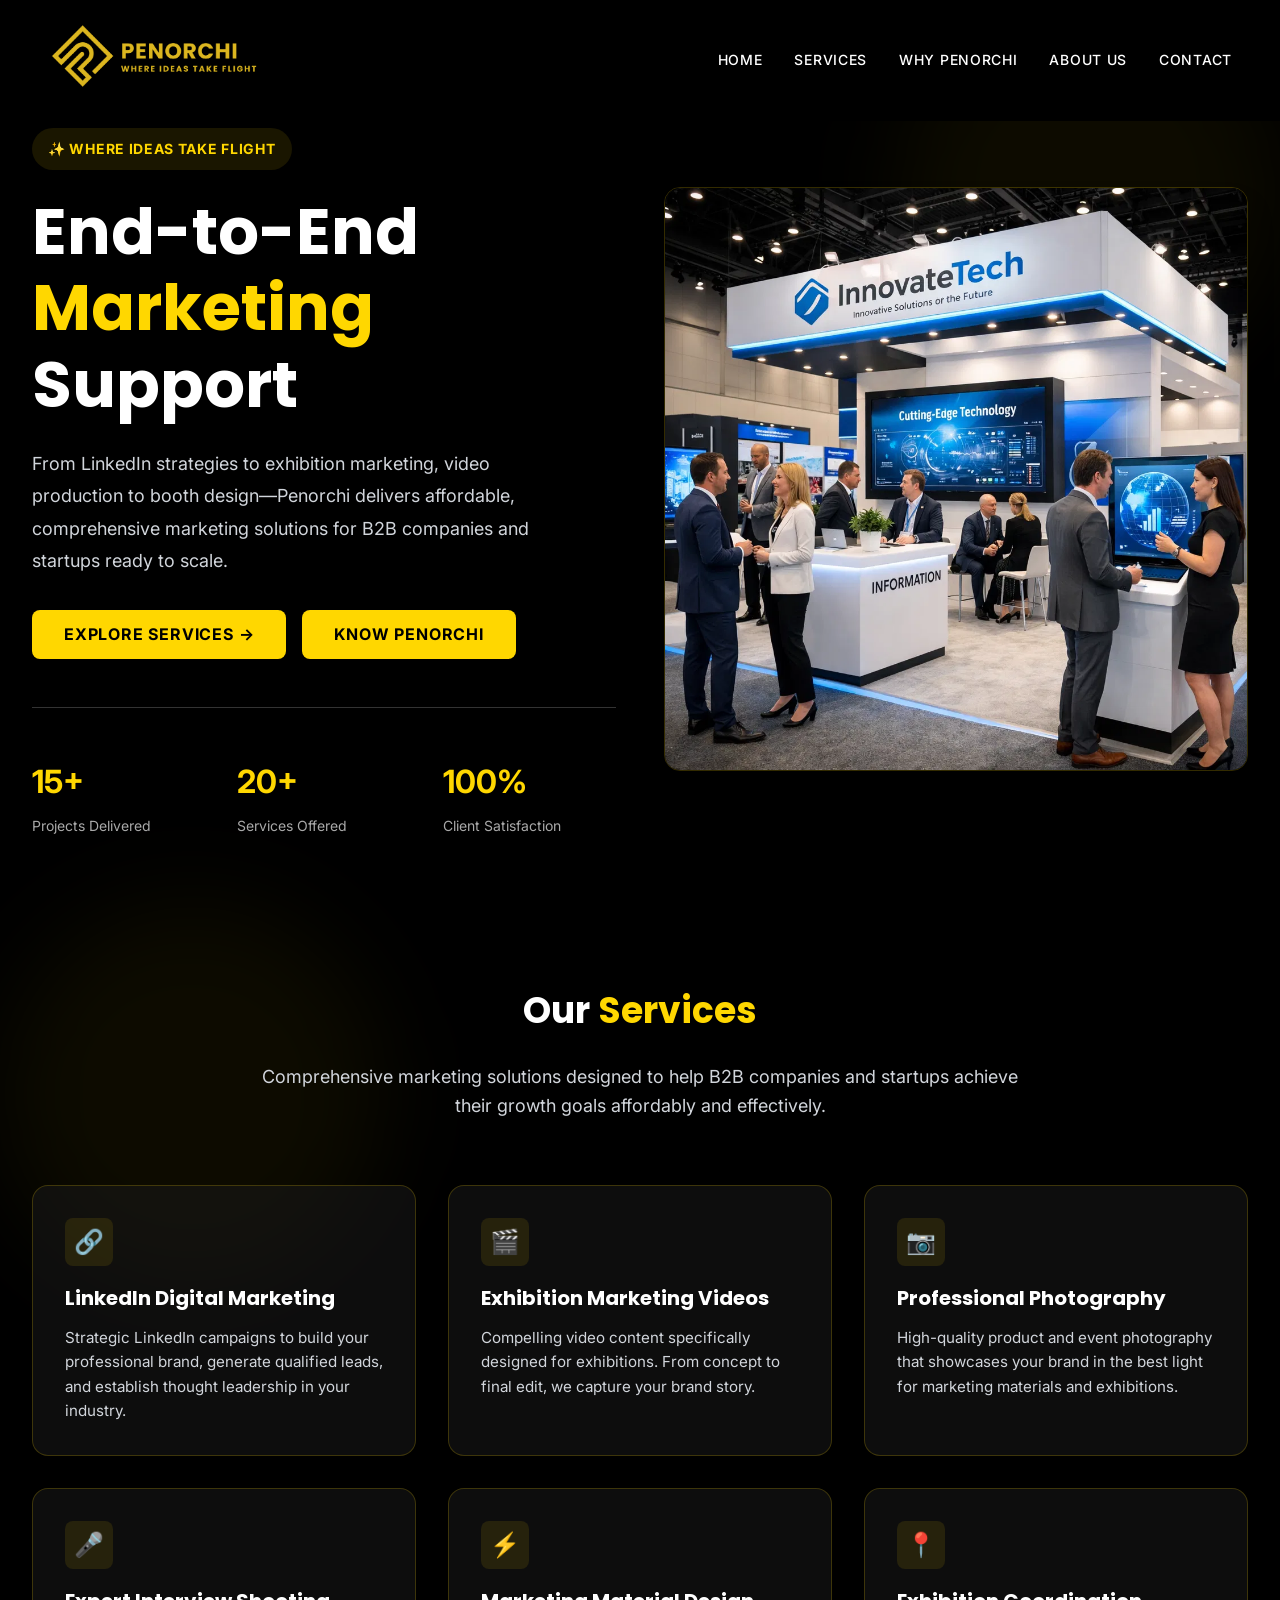
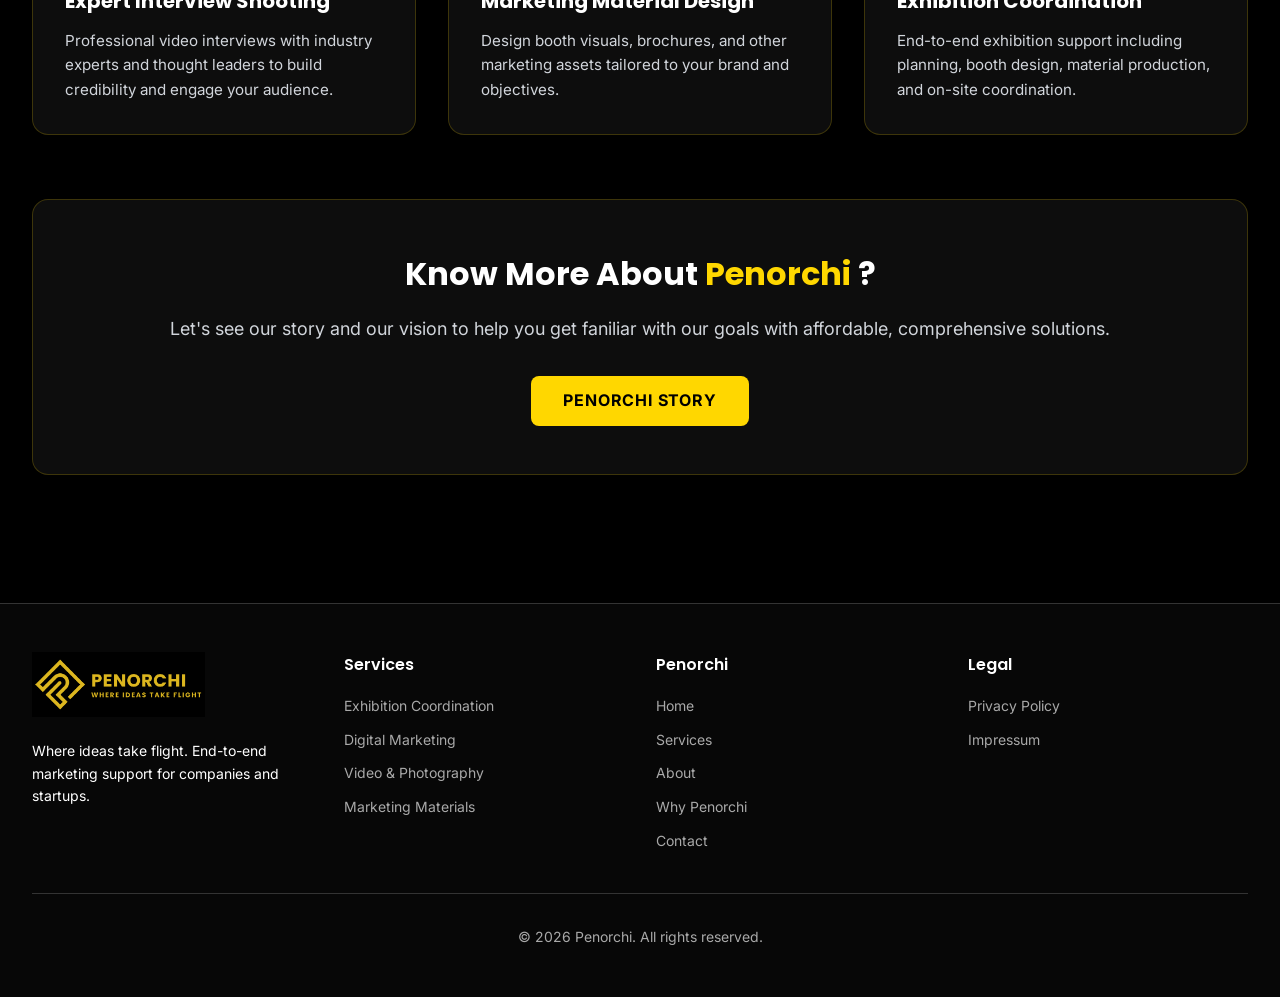
<file: index.html>
<!DOCTYPE html>
<html lang="en">
<head>
    <meta charset="UTF-8">
    <meta name="viewport" content="width=device-width, initial-scale=1.0">
    <title>Penorchi - End-to-End Marketing Support</title>
    <link rel="icon" href="image/logo/logo_only.png">
    <link rel="preconnect" href="https://fonts.googleapis.com">
    <link rel="preconnect" href="https://fonts.gstatic.com" crossorigin>
    <link href="https://fonts.googleapis.com/css2?family=Poppins:wght@600;700;800&family=Inter:wght@400;500;600;700&display=swap" rel="stylesheet">
    <style>
        * {
            margin: 0;
            padding: 0;
            box-sizing: border-box;
        }

        :root {
            --primary: #FFD700;
            --primary-foreground: #000000;
            --background: #000000;
            --foreground: #FFFFFF;
            --card: #1A1A1A;
            --card-foreground: #FFFFFF;
            --muted: #808080;
            --muted-foreground: #A9A9A9;
            --border: #333333;
        }

        body {
            font-family: 'Inter', sans-serif;
            background-color: var(--background);
            color: var(--foreground);
            scroll-behavior: smooth;
            line-height: 1.6;
        }

        h1, h2, h3, h4, h5, h6 {
            font-family: 'Poppins', sans-serif;
            font-weight: 700;
            color: #FFFFFF;
        }

        .container {
            width: 100%;
            max-width: 1280px;
            margin: 0 auto;
            padding: 0 1rem;
        }

        @media (min-width: 640px) {
            .container {
                padding: 0 1.5rem;
            }
        }

        @media (min-width: 1024px) {
            .container {
                padding: 0 2rem;
            }
        }

        /* Navigation */
        nav {
            position: fixed;
            top: 0;
            left: 0;
            right: 0;
            z-index: 40;
            background-color: #000000;
            transition: all 0.3s ease;
            border-bottom: 1px solid transparent;
        }

        nav.scrolled {
            background-color: rgba(0, 0, 0, 0.95);
            backdrop-filter: blur(10px);
            box-shadow: 0 4px 6px rgba(0, 0, 0, 0.3);
            border-bottom: 1px solid var(--border);
        }

        .nav-content {
            display: flex;
            align-items: center;
            justify-content: space-between;
            padding: 1rem;
        }

        .logo {
            height: 40px;
            cursor: pointer;
        }

        .nav-links {
            display: none;
            gap: 2rem;
            list-style: none;
        }

        @media (min-width: 1024px) {
            .nav-links {
                display: flex;
            }
        }

        .nav-links a {
            color: #FFFFFF;
            text-decoration: none;
            font-weight: 500;
            font-size: 0.875rem;
            text-transform: uppercase;
            letter-spacing: 0.05em;
            transition: color 0.3s ease;
        }

        .nav-links a:hover {
            color: var(--primary);
        }

        .menu-toggle {
            display: block;
            background: none;
            border: none;
            color: var(--primary);
            font-size: 1.5rem;
            cursor: pointer;
        }

        @media (min-width: 1024px) {
            .menu-toggle {
                display: none;
            }
        }

        /* Hero Section */
        .hero {
            min-height: 100vh;
            background-color: #000000;
            padding-top: 8rem;
            padding-bottom: 4rem;
            display: flex;
            align-items: center;
            position: relative;
            overflow: hidden;
        }

        .hero::before {
            content: '';
            position: absolute;
            top: 0;
            right: 0;
            width: 24rem;
            height: 24rem;
            background: rgba(255, 215, 0, 0.05);
            border-radius: 50%;
            filter: blur(3rem);
            pointer-events: none;
        }

        .hero-content {
            display: grid;
            grid-template-columns: 1fr;
            gap: 3rem;
            align-items: center;
            position: relative;
            z-index: 10;
        }

        @media (min-width: 768px) {
            .hero-content {
                grid-template-columns: 1fr 1fr;
            }
        }

        .hero-text h1 {
            font-size: 3rem;
            line-height: 1.2;
            margin-bottom: 1.5rem;
        }

        @media (min-width: 768px) {
            .hero-text h1 {
                font-size: 4rem;
            }
        }

        .hero-text h1 .highlight {
            color: var(--primary);
        }

        .hero-text p {
            font-size: 1.125rem;
            color: #D1D5DB;
            margin-bottom: 2rem;
            max-width: 32rem;
            line-height: 1.8;
        }

        .hero-buttons {
            display: flex;
            flex-direction: column;
            gap: 1rem;
            margin-bottom: 3rem;
        }

        @media (min-width: 640px) {
            .hero-buttons {
                flex-direction: row;
            }
        }

        .btn {
            padding: 0.75rem 2rem;
            border: none;
            border-radius: 0.5rem;
            font-weight: 700;
            text-transform: uppercase;
            letter-spacing: 0.05em;
            cursor: pointer;
            transition: all 0.3s ease;
            text-decoration: none;
            display: inline-block;
            text-align: center;
            font-size: 1rem;
        }

        .btn-primary {
            background-color: var(--primary);
            color: var(--primary-foreground);
        }

        .btn-primary:hover {
            background-color: #FFC700;
            box-shadow: 0 0 20px rgba(255, 215, 0, 0.5);
        }

        .btn-secondary {
            border: 2px solid var(--primary);
            color: var(--primary);
            background-color: transparent;
        }

        .btn-secondary:hover {
            background-color: black(255, 215, 0, 0.1);
            border-color: var(--primary);
        }

        .hero-stats {
            display: grid;
            grid-template-columns: repeat(3, 1fr);
            gap: 2rem;
            padding-top: 3rem;
            border-top: 1px solid var(--border);
        }

        .stat {
            text-align: left;
        }

        .stat-number {
            font-size: 2rem;
            font-weight: 700;
            color: var(--primary);
            margin-bottom: 0.5rem;
        }

        .stat-label {
            font-size: 0.875rem;
            color: var(--muted-foreground);
        }

        .hero-image {
            display: none;
        }

        @media (min-width: 768px) {
            .hero-image {
                display: block;
                position: relative;
            }

            .hero-image img {
                width: 100%;
                height: auto;
                border-radius: 1rem;
                border: 1px solid rgba(255, 215, 0, 0.2);
                box-shadow: 0 20px 25px rgba(0, 0, 0, 0.3);
            }
        }

        /* Services Section */
        .services {
            padding: 5rem 0;
            background-color: #000000;
            position: relative;
        }

        .services::before {
            content: '';
            position: absolute;
            top: 0;
            left: 0;
            width: 24rem;
            height: 24rem;
            background: rgba(255, 215, 0, 0.05);
            border-radius: 50%;
            filter: blur(3rem);
            pointer-events: none;
        }

        .section-header {
            text-align: center;
            max-width: 48rem;
            margin: 0 auto 4rem;
            position: relative;
            z-index: 10;
        }

        .section-header h2 {
            font-size: 2.25rem;
            margin-bottom: 1.5rem;
        }

        .section-header p {
            font-size: 1.125rem;
            color: #D1D5DB;
        }

        .services-grid {
            display: grid;
            grid-template-columns: 1fr;
            gap: 2rem;
            margin-bottom: 4rem;
            position: relative;
            z-index: 10;
        }

        @media (min-width: 768px) {
            .services-grid {
                grid-template-columns: repeat(2, 1fr);
            }
        }

        @media (min-width: 1024px) {
            .services-grid {
                grid-template-columns: repeat(3, 1fr);
            }
        }

        .service-card {
            background-color: rgba(26, 26, 26, 0.5);
            border: 1px solid rgba(255, 215, 0, 0.2);
            border-radius: 1rem;
            padding: 2rem;
            transition: all 0.3s ease;
            cursor: pointer;
        }

        .service-card:hover {
            border-color: rgba(255, 215, 0, 0.5);
            box-shadow: 0 10px 25px rgba(255, 215, 0, 0.2);
        }

        .service-icon {
            width: 3rem;
            height: 3rem;
            background-color: rgba(255, 215, 0, 0.1);
            border-radius: 0.5rem;
            display: flex;
            align-items: center;
            justify-content: center;
            margin-bottom: 1rem;
            font-size: 1.5rem;
        }

        .service-card h3 {
            font-size: 1.25rem;
            margin-bottom: 0.75rem;
        }

        .service-card p {
            color: #D1D5DB;
            font-size: 0.95rem;
            line-height: 1.6;
        }

        /* Footer */
        footer {
            background-color: rgba(26, 26, 26, 0.3);
            border-top: 1px solid var(--border);
            padding: 3rem 0;
            margin-top: 3rem;
        }

        .footer-grid {
            display: grid;
            grid-template-columns: repeat(auto-fit, minmax(250px, 1fr));
            gap: 2rem;
            margin-bottom: 2rem;
        }

        .footer-section h4 {
            font-family: 'Poppins', sans-serif;
            font-weight: 600;
            color: var(--foreground);
            margin-bottom: 1rem;
        }

        .footer-section ul {
            list-style: none;
        }

        .footer-section li {
            margin-bottom: 0.5rem;
        }

        .footer-section a {
            text-decoration: none;
            color: var(--muted-foreground);
            font-size: 0.875rem;
            transition: color 0.3s;
        }

        .footer-section a:hover {
            color: var(--primary);
        }

        .footer-bottom {
            border-top: 1px solid var(--border);
            padding-top: 2rem;
            text-align: center;
            color: var(--muted-foreground);
            font-size: 0.875rem;
        }

        /* Animations */
        @keyframes fadeInUp {
            from {
                opacity: 0;
                transform: translateY(2rem);
            }
            to {
                opacity: 1;
                transform: translateY(0);
            }
        }

        .fade-in {
            animation: fadeInUp 1s ease-out;
        }

        /* Utility Classes */
        .text-primary {
            color: var(--primary);
        }

        .text-muted {
            color: var(--muted-foreground);
        }

        .gap-4 {
            gap: 1rem;
        }

        .gap-8 {
            gap: 2rem;
        }

        .cta-section {
            background-color: rgba(26, 26, 26, 0.5);
            border: 1px solid rgba(255, 215, 0, 0.2);
            border-radius: 1rem;
            padding: 3rem;
            text-align: center;
            margin-top: 4rem;
        }

        .cta-section h2 {
            font-size: 2rem;
            margin-bottom: 1rem;
        }

        .cta-section p {
            color: #D1D5DB;
            margin-bottom: 2rem;
            font-size: 1.125rem;
        }

        .btn {
            display: inline-block;
            padding: 0.75rem 2rem;
            background-color: var(--primary);
            color: #000000;
            text-decoration: none;
            border-radius: 0.5rem;
            font-weight: 700;
            text-transform: uppercase;
            letter-spacing: 0.05em;
            transition: all 0.3s ease;
            border: none;
            cursor: pointer;
        }

        .btn:hover {
            background-color: #FFC700;
            box-shadow: 0 0 20px rgba(255, 215, 0, 0.5);
        }

        .nav-links.open {
            display: flex;
            flex-direction: column;
            position: absolute;
            top: 70px;
            right: 1rem;
            background: var(--background);
            border: 1px solid var(--border);
            padding: 1rem;
            border-radius: 0.5rem;
        }

        .mobile-menu-btn {
            display: block;
            background: none;
            border: none;
            color: var(--foreground);
            cursor: pointer;
            font-size: 1.5rem;
        }

        @media (min-width: 1024px) {
            .mobile-menu-btn {
                display: none;
            }
        }
    </style>
</head>
<body>
    <!-- Navigation -->
    <nav id="navbar">
    <div class="container">
        <div class="nav-content">

            <a href="index.html"><img src="image/logo/logo_long.png" alt="Penorchi Logo" style="max-height: 80px;width: auto;"></a>

            <button class="mobile-menu-btn">☰</button>

            <ul class="nav-links" id="navMenu">
                <li><a href="index.html">Home</a></li>
                <li><a href="services.html">Services</a></li>
                <li><a href="why-penorchi.html">Why Penorchi</a></li>
                <li><a href="about.html">About us</a></li>
                <li><a href="contact.html">Contact</a></li>
            </ul>

        </div>
    </div>
</nav>

    <!-- Hero Section -->
    <section class="hero">
        <div class="container">
            <div class="hero-content fade-in">
                <div class="hero-text">
                    <div style="display: inline-block; background-color: rgba(255, 215, 0, 0.1); padding: 0.5rem 1rem; border-radius: 9999px; margin-bottom: 1.5rem;">
                        <span class="text-primary" style="font-size: 0.875rem; font-weight: 700; text-transform: uppercase; letter-spacing: 0.05em;">✨ Where Ideas Take Flight</span>
                    </div>
                    <h1>End-to-End <span class="highlight">Marketing</span> Support</h1>
                    <p>From LinkedIn strategies to exhibition marketing, video production to booth design—Penorchi delivers affordable, comprehensive marketing solutions for B2B companies and startups ready to scale.</p>
                    <div class="hero-buttons">
                        <a href="services.html" class="btn btn-primary">Explore Services →</a>
                        <a href="about.html" class="btn btn-secondary">Know Penorchi</a>
                    </div>
                    <div class="hero-stats">
                        <div class="stat">
                            <div class="stat-number">15+</div>
                            <div class="stat-label">Projects Delivered</div>
                        </div>
                        <div class="stat">
                            <div class="stat-number">20+</div>
                            <div class="stat-label">Services Offered</div>
                        </div>
                        <div class="stat">
                            <div class="stat-number">100%</div>
                            <div class="stat-label">Client Satisfaction</div>
                        </div>
                    </div>
                </div>
                <div class="hero-image">
                    <img src="image/service/exhibition.webp" alt="Penorchi Team Working">
                </div>
            </div>
        </div>
    </section>

    <!-- Services Section -->
    <section class="services">
        <div class="container">
            <div class="section-header">
                <h2>Our <span class="text-primary">Services</span></h2>
                <p>Comprehensive marketing solutions designed to help B2B companies and startups achieve their growth goals affordably and effectively.</p>
            </div>

            <div class="services-grid">
                <div class="service-card">
                    <div class="service-icon">🔗</div>
                    <h3>LinkedIn Digital Marketing</h3>
                    <p>Strategic LinkedIn campaigns to build your professional brand, generate qualified leads, and establish thought leadership in your industry.</p>
                </div>
                <div class="service-card">
                    <div class="service-icon">🎬</div>
                    <h3>Exhibition Marketing Videos</h3>
                    <p>Compelling video content specifically designed for exhibitions. From concept to final edit, we capture your brand story.</p>
                </div>
                <div class="service-card">
                    <div class="service-icon">📷</div>
                    <h3>Professional Photography</h3>
                    <p>High-quality product and event photography that showcases your brand in the best light for marketing materials and exhibitions.</p>
                </div>
                <div class="service-card">
                    <div class="service-icon">🎤</div>
                    <h3>Expert Interview Shooting</h3>
                    <p>Professional video interviews with industry experts and thought leaders to build credibility and engage your audience.</p>
                </div>
                <div class="service-card">
                    <div class="service-icon">⚡</div>
                    <h3>Marketing Material Design</h3>
                    <p>Design booth visuals, brochures, and other marketing assets tailored to your brand and objectives.</p>
                </div>
                <div class="service-card">
                    <div class="service-icon">📍</div>
                    <h3>Exhibition Coordination</h3>
                    <p>End-to-end exhibition support including planning, booth design, material production, and on-site coordination.</p>
                </div>
            </div>

            <div class="cta-section">
                <h2>Know More About <span style="color: var(--primary);">Penorchi </span>?</h2>
                <p>Let's see our story and our vision to help you get faniliar with our goals with affordable, comprehensive solutions.</p>
                <a href="about.html" class="btn">Penorchi Story</a>
            </div>
        </div>
    </section>

    <!-- Footer -->
    <footer>
        <div class="container">
            <div class="footer-grid">
                <div class="footer-section">
                    <img src="image/logo/logo_long.png" alt="Penorchi" style="height: 65px; width: auto; margin-bottom: 1rem;">
                    <p style="font-size: 0.875rem;">Where ideas take flight. End-to-end marketing support for companies and startups.</p>
                </div>
                <div class="footer-section">
                    <h4>Services</h4>
                    <ul>
                        <li><a href="services.html">Exhibition Coordination</a></li>
                        <li><a href="services.html">Digital Marketing</a></li>
                        <li><a href="services.html">Video & Photography</a></li>
                        <li><a href="services.html">Marketing Materials</a></li>
                    </ul>
                </div>
                <div class="footer-section">
                    <h4>Penorchi</h4>
                    <ul>
                        <li><a href="index.html">Home</a></li>
                        <li><a href="services.html">Services</a></li>
                        <li><a href="about.html">About</a></li>
                        <li><a href="why-penorchi.html">Why Penorchi</a></li>
                        <li><a href="contact.html">Contact</a></li>
                    </ul>
                </div>
                <div class="footer-section">
                    <h4>Legal</h4>
                    <ul>
                        <li><a href="privacy-policy.html">Privacy Policy</a></li>
                        <li><a href="impressum.html">Impressum</a></li>
                    </ul>
                </div>
            </div>
            <div class="footer-bottom">
                <p>&copy; 2026 Penorchi. All rights reserved.</p>
            </div>
        </div>
    </footer>
    <script>
        // Navbar scroll effect
        window.addEventListener('scroll', function() {
            const navbar = document.getElementById('navbar');
            if (window.scrollY > 50) {
                navbar.classList.add('scrolled');
            } else {
                navbar.classList.remove('scrolled');
            }
        });

        // Smooth scrolling for anchor links
        document.querySelectorAll('a[href^="#"]').forEach(anchor => {
            anchor.addEventListener('click', function (e) {
                e.preventDefault();
                const target = document.querySelector(this.getAttribute('href'));
                if (target) {
                    target.scrollIntoView({ behavior: 'smooth' });
                }
            });
        });
    </script>

    <script>
    const btn = document.querySelector('.mobile-menu-btn');
    const nav = document.getElementById('navMenu');

    if (btn && nav) {
        btn.addEventListener('click', () => {
            nav.classList.toggle('open');
        });
    }
    </script>
</body>
</html>
</file>
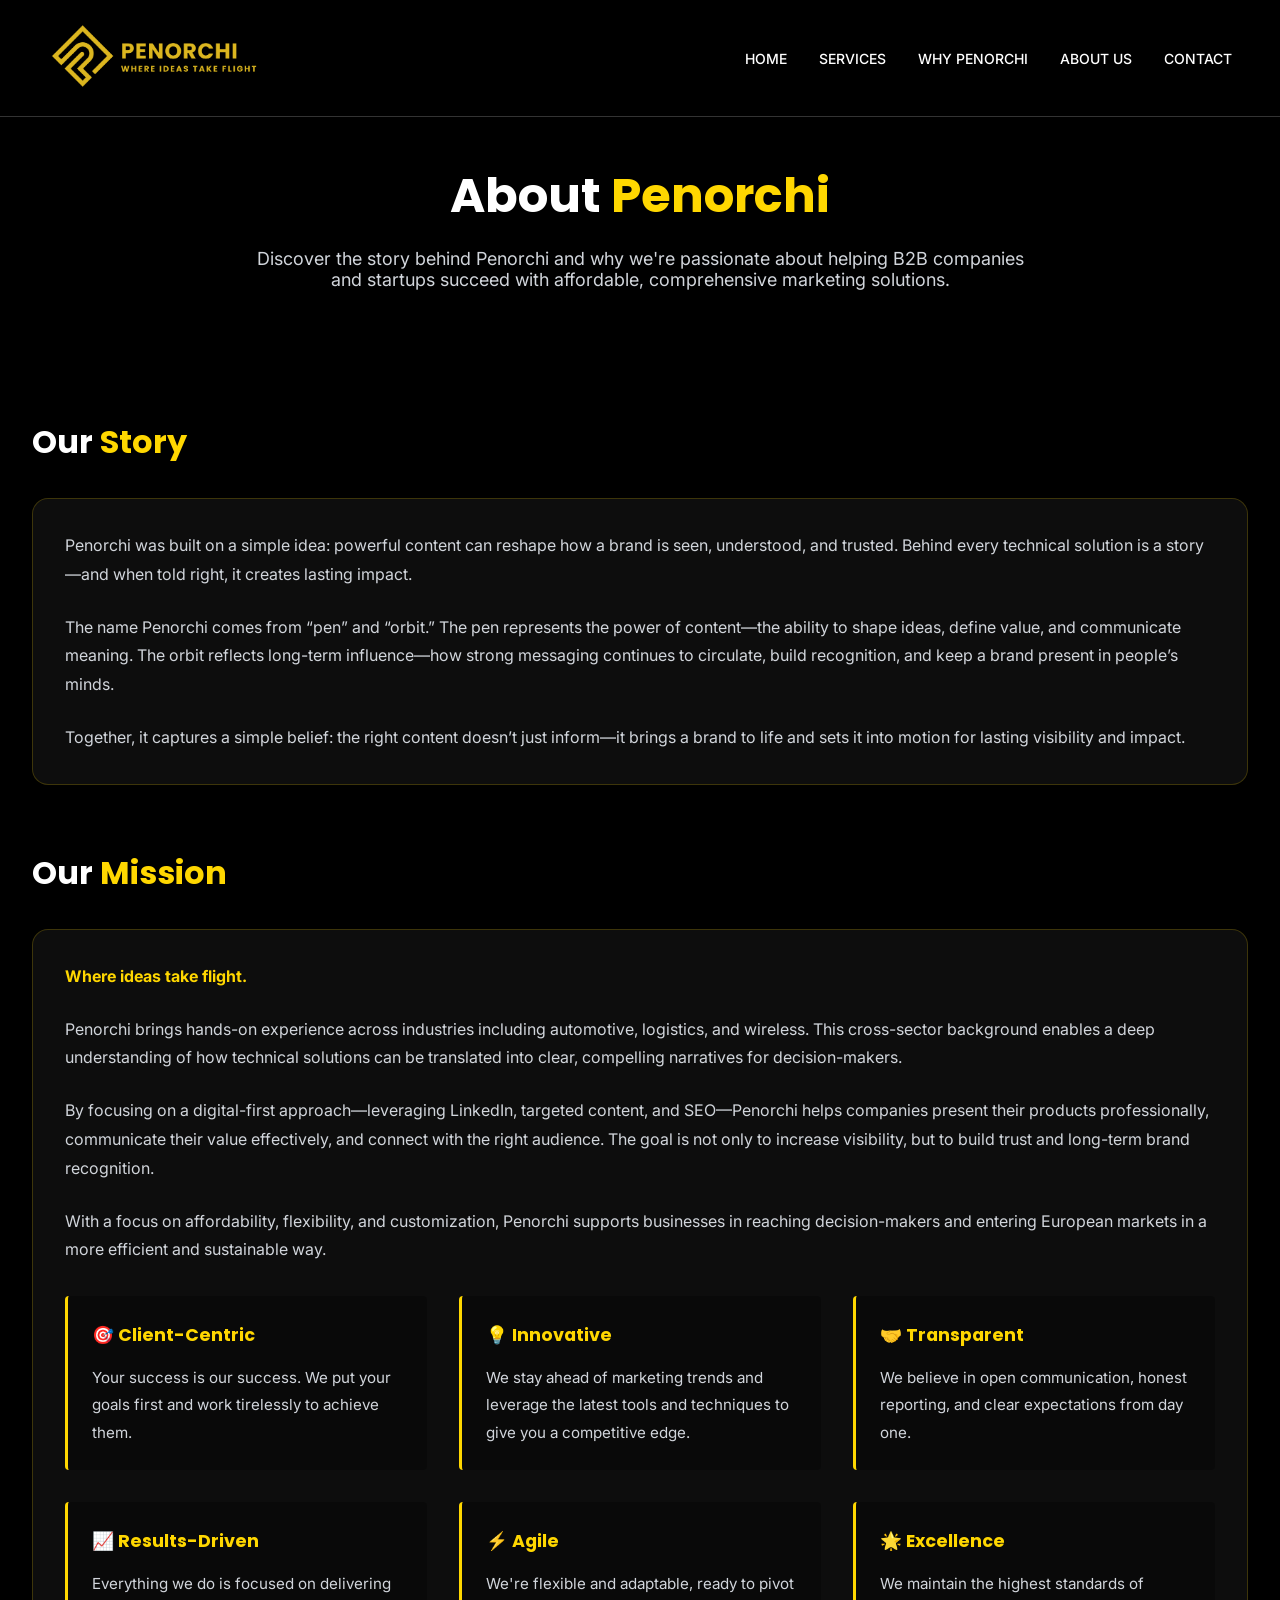
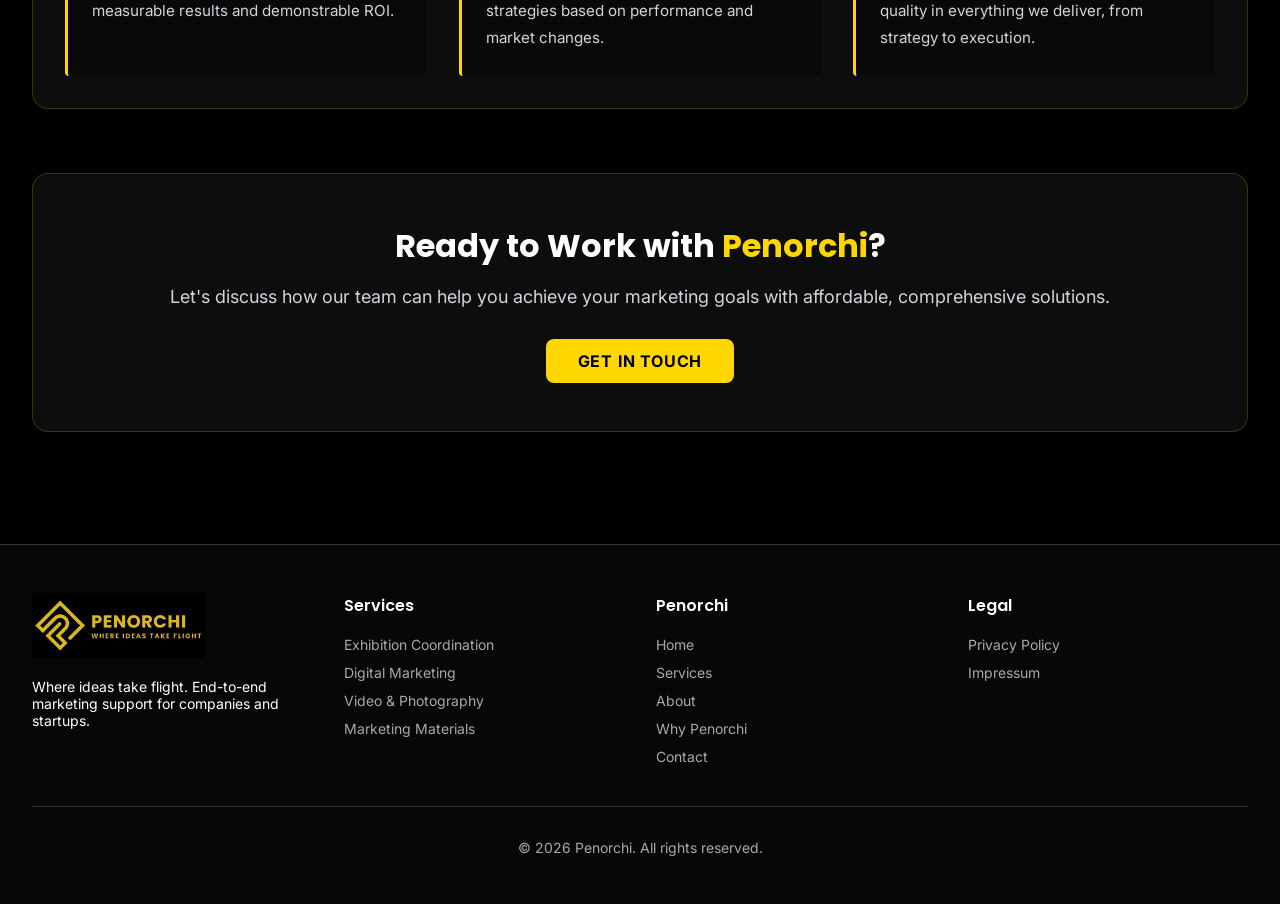
<file: about.html>
<!DOCTYPE html>
<html lang="en">
<head>
    <meta charset="UTF-8">
    <meta name="viewport" content="width=device-width, initial-scale=1.0">
    <title>About - Penorchi Marketing</title>
    <link rel="icon" href="image/logo/logo_only.png">
    <link rel="preconnect" href="https://fonts.googleapis.com">
    <link rel="preconnect" href="https://fonts.gstatic.com" crossorigin>
    <link href="https://fonts.googleapis.com/css2?family=Poppins:wght@600;700;800&family=Inter:wght@400;500;600;700&display=swap" rel="stylesheet">
    <style>
        * {
            margin: 0;
            padding: 0;
            box-sizing: border-box;
        }

        :root {
            --primary: #FFD700;
            --background: #000000;
            --foreground: #FFFFFF;
            --card: #1A1A1A;
            --border: #333333;
            --muted-foreground: #A9A9A9;
        }

        body {
            font-family: 'Inter', sans-serif;
            background-color: var(--background);
            color: var(--foreground);
            scroll-behavior: smooth;
        }

        h1, h2, h3 {
            font-family: 'Poppins', sans-serif;
            font-weight: 700;
        }

        .container {
            width: 100%;
            max-width: 1280px;
            margin: 0 auto;
            padding: 0 1rem;
        }

        @media (min-width: 1024px) {
            .container {
                padding: 0 2rem;
            }
        }

        nav {
            position: fixed;
            top: 0;
            left: 0;
            right: 0;
            z-index: 40;
            background-color: #000000;
            border-bottom: 1px solid var(--border);
            padding: 1rem;
        }

        .nav-content {
            display: flex;
            justify-content: space-between;
            align-items: center;
        }

        .logo {
            height: 40px;
        }

        .nav-links {
            display: flex;
            gap: 2rem;
            list-style: none;
        }

        .nav-links a {
            color: #FFFFFF;
            text-decoration: none;
            font-weight: 500;
            font-size: 0.875rem;
            text-transform: uppercase;
            transition: color 0.3s;
        }

        .nav-links a:hover {
            color: var(--primary);
        }

        main {
            padding-top: 6rem;
            padding-bottom: 4rem;
        }

        .page-header {
            text-align: center;
            margin-bottom: 4rem;
            padding: 4rem 0;
        }

        .page-header h1 {
            font-size: 3rem;
            margin-bottom: 1rem;
        }

        .page-header p {
            font-size: 1.125rem;
            color: #D1D5DB;
            max-width: 48rem;
            margin: 0 auto;
        }

        .about-section {
            margin-bottom: 4rem;
        }

        .about-section h2 {
            font-size: 2rem;
            margin-bottom: 2rem;
        }

        .about-section h2 .highlight {
            color: var(--primary);
        }

        .about-content {
            background-color: rgba(26, 26, 26, 0.5);
            border: 1px solid rgba(255, 215, 0, 0.2);
            border-radius: 1rem;
            padding: 2rem;
            line-height: 1.8;
        }

        .about-content p {
            color: #D1D5DB;
            margin-bottom: 1.5rem;
            font-size: 1rem;
        }

        .about-content p:last-child {
            margin-bottom: 0;
        }

        .values-grid {
            display: grid;
            grid-template-columns: 1fr;
            gap: 2rem;
            margin-top: 2rem;
        }

        @media (min-width: 768px) {
            .values-grid {
                grid-template-columns: repeat(2, 1fr);
            }
        }

        @media (min-width: 1024px) {
            .values-grid {
                grid-template-columns: repeat(3, 1fr);
            }
        }

        .value-item {
            background-color: rgba(0, 0, 0, 0.3);
            border-left: 3px solid var(--primary);
            padding: 1.5rem;
            border-radius: 0.25rem;
        }

        .value-item h3 {
            color: var(--primary);
            margin-bottom: 0.75rem;
            font-size: 1.1rem;
        }

        .value-item p {
            color: #D1D5DB;
            font-size: 0.95rem;
            margin-bottom: 0 !important;
        }

        /* Founder Section */
        .founder-section {
            display: grid;
            grid-template-columns: 200px 1fr;
            gap: 2rem;
            align-items: flex-start;
            max-width: 2000px;
            margin: 0 auto;
        }

        @media (max-width: 768px) {
            .founder-section {
                grid-template-columns: 150px 1fr;
                gap: 1.5rem;
            }
        }

        .founder-image {
            position: relative;
            overflow: hidden;
            border-radius: 8px;
            width: 200px;
            height: 200px;
        }

        @media (max-width: 768px) {
            .founder-image {
                width: 150px;
                height: 150px;
            }
        }

        .founder-image img {
            width: 100%;
            height: 100%;
            object-fit: cover;
            display: block;
            border-radius: 8px;
        }

        .founder-content h3 {
            font-size: 1.125rem;
            margin-bottom: 0.75rem;
            color: var(--foreground);
            font-weight: 600;
        }

        .founder-content p {
            font-size: 0.9rem;
            color: var(--muted-foreground);
            line-height: 1.6;
            margin-bottom: 0.75rem;
        }

        .founder-content p:last-child {
            margin-bottom: 0;
        }

        .cta-section {
            background-color: rgba(26, 26, 26, 0.5);
            border: 1px solid rgba(255, 215, 0, 0.2);
            border-radius: 1rem;
            padding: 3rem;
            text-align: center;
            margin-top: 4rem;
        }

        .cta-section h2 {
            font-size: 2rem;
            margin-bottom: 1rem;
        }

        .cta-section p {
            color: #D1D5DB;
            margin-bottom: 2rem;
            font-size: 1.125rem;
        }

        .btn {
            display: inline-block;
            padding: 0.75rem 2rem;
            background-color: var(--primary);
            color: #000000;
            text-decoration: none;
            border-radius: 0.5rem;
            font-weight: 700;
            text-transform: uppercase;
            letter-spacing: 0.05em;
            transition: all 0.3s ease;
            border: none;
            cursor: pointer;
        }

        .btn:hover {
            background-color: #FFC700;
            box-shadow: 0 0 20px rgba(255, 215, 0, 0.5);
        }

        /* Footer */
        footer {
            background-color: rgba(26, 26, 26, 0.3);
            border-top: 1px solid var(--border);
            padding: 3rem 0;
            margin-top: 3rem;
        }

        .footer-grid {
            display: grid;
            grid-template-columns: repeat(auto-fit, minmax(250px, 1fr));
            gap: 2rem;
            margin-bottom: 2rem;
        }

        .footer-section h4 {
            font-family: 'Poppins', sans-serif;
            font-weight: 600;
            color: var(--foreground);
            margin-bottom: 1rem;
        }

        .footer-section ul {
            list-style: none;
        }

        .footer-section li {
            margin-bottom: 0.5rem;
        }

        .footer-section a {
            text-decoration: none;
            color: var(--muted-foreground);
            font-size: 0.875rem;
            transition: color 0.3s;
        }

        .footer-section a:hover {
            color: var(--primary);
        }

        .footer-bottom {
            border-top: 1px solid var(--border);
            padding-top: 2rem;
            text-align: center;
            color: var(--muted-foreground);
            font-size: 0.875rem;
        }

        nav.open {
            display: flex;
            flex-direction: column;
            position: absolute;
            top: 70px;
            right: 2rem;
            background: var(--background);
            border: 1px solid var(--border);
            padding: 1rem;
            border-radius: 0.5rem;
        }

        /* mobile menu button hidden on desktop */
.mobile-menu-btn {
    display: none;
    font-size: 1.8rem;
    background: none;
    border: none;
    color: white;
    cursor: pointer;
}

/* MOBILE */
@media (max-width: 768px) {

    .mobile-menu-btn {
        display: block;
    }

    .nav-links {
        display: none;
        flex-direction: column;
        gap: 1rem;
    }

    .nav-links.open {
        display: flex;
        position: absolute;
        top: 70px;
        right: 2rem;
        background: black;
        border: 1px solid var(--border);
        padding: 1rem;
        border-radius: 0.5rem;
    }
}
    </style>
</head>
<body>
    <nav>
        <div class="container">
            <div class="nav-content">
                <a href="index.html"><img src="image/logo/logo_long.png" alt="Penorchi Logo" style="max-height: 80px;width: auto;"></a>
                
                <button class="mobile-menu-btn">☰</button>
                
                <ul class="nav-links" id="navMenu">
                    <li><a href="index.html">Home</a></li>
                    <li><a href="services.html">Services</a></li>
                    <li><a href="why-penorchi.html">Why Penorchi</a></li>
                    <li><a href="about.html">About us</a></li>
                    <li><a href="contact.html">Contact</a></li>
                </ul>
            </div>
        </div>
    </nav>

    <main>
        <div class="container">
            <div class="page-header">
                <h1>About <span style="color: var(--primary);">Penorchi</span></h1>
                <p>Discover the story behind Penorchi and why we're passionate about helping B2B companies and startups succeed with affordable, comprehensive marketing solutions.</p>
            </div>

            <div class="about-section">
                <h2>Our <span class="highlight">Story</span></h2>
                <div class="about-content">
                    <p>Penorchi was built on a simple idea: powerful content can reshape how a brand is seen, understood, and trusted. Behind every technical solution is a story—and when told right, it creates lasting impact.</p>
                    <p>The name Penorchi comes from “pen” and “orbit.” The pen represents the power of content—the ability to shape ideas, define value, and communicate meaning. The orbit reflects long-term influence—how strong messaging continues to circulate, build recognition, and keep a brand present in people’s minds.</p>
                    <p>Together, it captures a simple belief: the right content doesn’t just inform—it brings a brand to life and sets it into motion for lasting visibility and impact.</p>
                </div>
            </div>

            <div class="about-section">
                <h2>Our <span class="highlight">Mission</span></h2>
                <div class="about-content">
                    <p><strong style="color: var(--primary);">Where ideas take flight.</strong></p>
                    <p>Penorchi brings hands-on experience across industries including automotive, logistics, and wireless. This cross-sector background enables a deep understanding of how technical solutions can be translated into clear, compelling narratives for decision-makers.</p>
                    <p>By focusing on a digital-first approach—leveraging LinkedIn, targeted content, and SEO—Penorchi helps companies present their products professionally, communicate their value effectively, and connect with the right audience. The goal is not only to increase visibility, but to build trust and long-term brand recognition.</p>
                    <p>With a focus on affordability, flexibility, and customization, Penorchi supports businesses in reaching decision-makers and entering European markets in a more efficient and sustainable way.</p>
                    <div class="values-grid">
                        <div class="value-item">
                            <h3>🎯 Client-Centric</h3>
                            <p>Your success is our success. We put your goals first and work tirelessly to achieve them.</p>
                        </div>
                        <div class="value-item">
                            <h3>💡 Innovative</h3>
                            <p>We stay ahead of marketing trends and leverage the latest tools and techniques to give you a competitive edge.</p>
                        </div>
                        <div class="value-item">
                            <h3>🤝 Transparent</h3>
                            <p>We believe in open communication, honest reporting, and clear expectations from day one.</p>
                        </div>
                        <div class="value-item">
                            <h3>📈 Results-Driven</h3>
                            <p>Everything we do is focused on delivering measurable results and demonstrable ROI.</p>
                        </div>
                        <div class="value-item">
                            <h3>⚡ Agile</h3>
                            <p>We're flexible and adaptable, ready to pivot strategies based on performance and market changes.</p>
                        </div>
                        <div class="value-item">
                            <h3>🌟 Excellence</h3>
                            <p>We maintain the highest standards of quality in everything we deliver, from strategy to execution.</p>
                        </div>
                    </div>
                </div>
            </div>

            <div class="cta-section">
                <h2>Ready to Work with <span style="color: var(--primary);">Penorchi</span>?</h2>
                <p>Let's discuss how our team can help you achieve your marketing goals with affordable, comprehensive solutions.</p>
                <a href="contact.html" class="btn">Get In Touch</a>
            </div>
        </div>
    </main>

    <footer>
        <div class="container">
            <div class="footer-grid">
                <div class="footer-section">
                    <img src="image/logo/logo_long.png" alt="Penorchi" style="height: 65px; width: auto; margin-bottom: 1rem;">
                    <p style="font-size: 0.875rem;">Where ideas take flight. End-to-end marketing support for companies and startups.</p>
                </div>
                <div class="footer-section">
                    <h4>Services</h4>
                    <ul>
                        <li><a href="services.html">Exhibition Coordination</a></li>
                        <li><a href="services.html">Digital Marketing</a></li>
                        <li><a href="services.html">Video & Photography</a></li>
                        <li><a href="services.html">Marketing Materials</a></li>
                    </ul>
                </div>
                <div class="footer-section">
                    <h4>Penorchi</h4>
                    <ul>
                        <li><a href="index.html">Home</a></li>
                        <li><a href="services.html">Services</a></li>
                        <li><a href="about.html">About</a></li>
                        <li><a href="why-penorchi.html">Why Penorchi</a></li>
                        <li><a href="contact.html">Contact</a></li>
                    </ul>
                </div>
                <div class="footer-section">
                    <h4>Legal</h4>
                    <ul>
                        <li><a href="privacy-policy.html">Privacy Policy</a></li>
                        <li><a href="impressum.html">Impressum</a></li>
                    </ul>
                </div>
            </div>
            <div class="footer-bottom">
                <p>&copy; 2026 Penorchi. All rights reserved.</p>
            </div>
        </div>
    </footer>

    <script>
    const btn = document.querySelector('.mobile-menu-btn');
    const nav = document.getElementById('navMenu');

    btn.addEventListener('click', () => {
        nav.classList.toggle('open');
    });
</script>
</body>
</html>
</file>
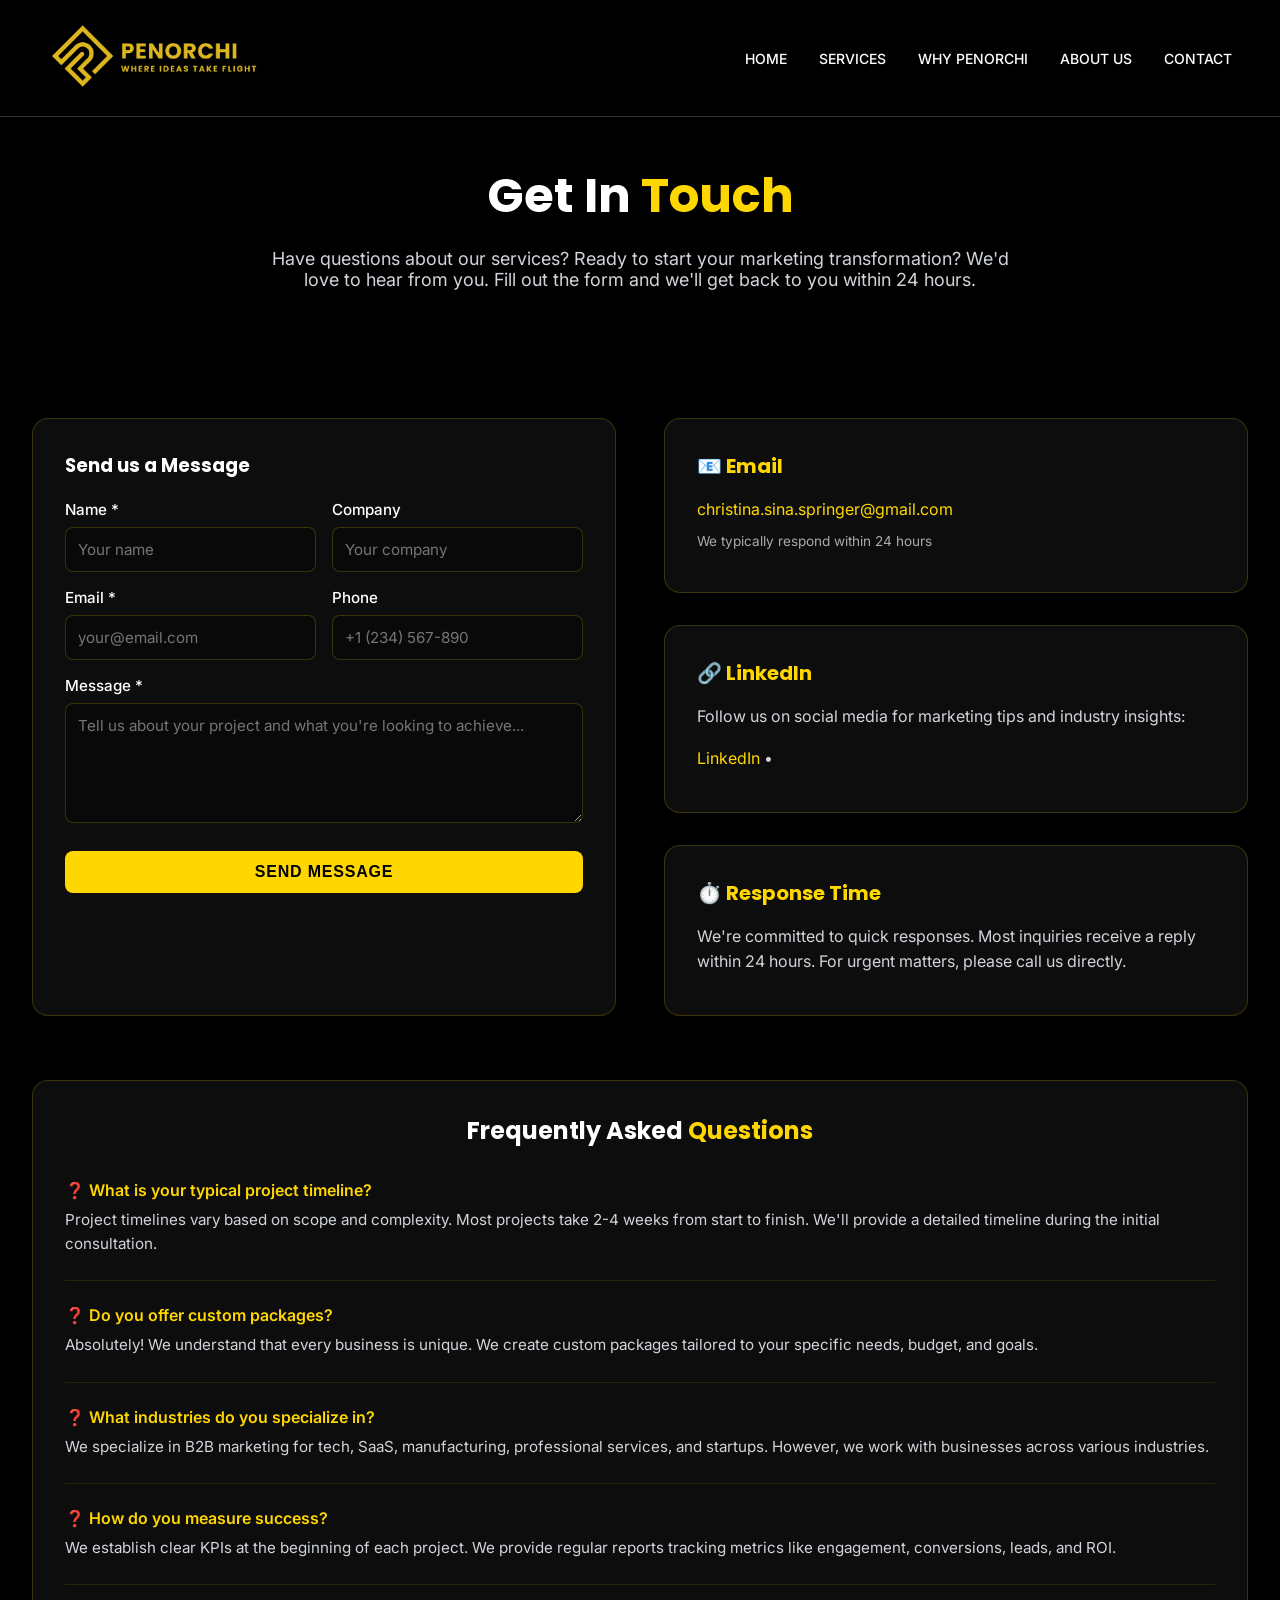
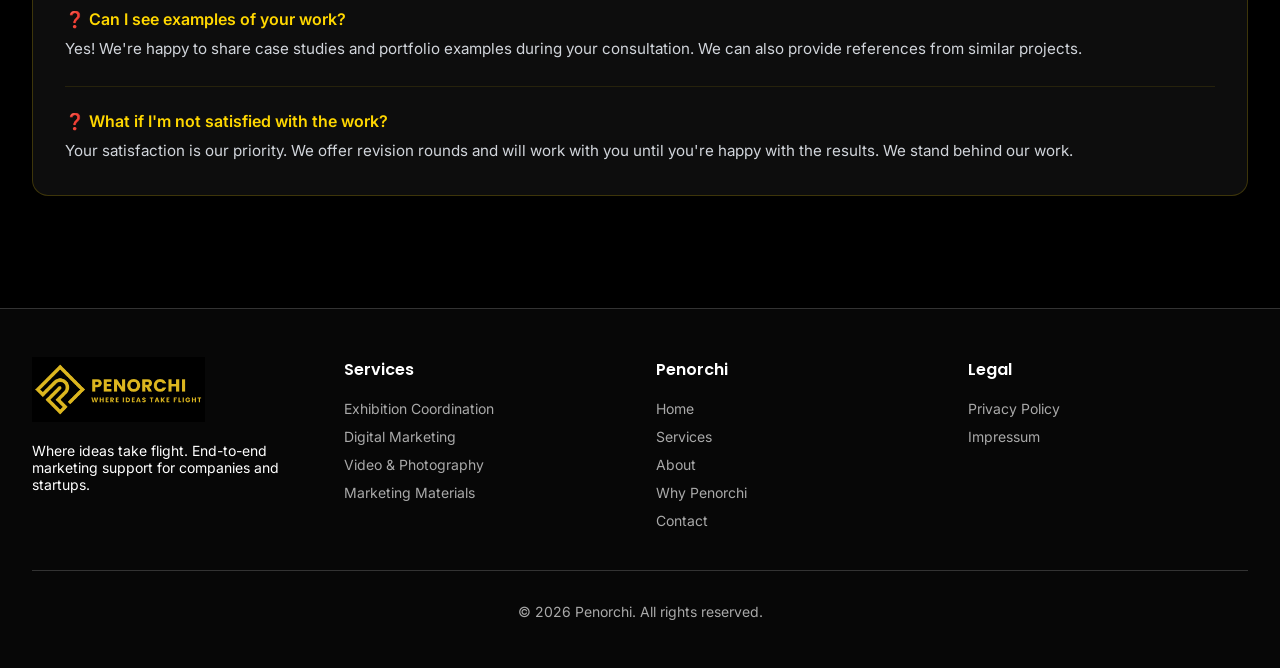
<file: contact.html>
<!DOCTYPE html>
<html lang="en">
<head>
    <meta charset="UTF-8">
    <meta name="viewport" content="width=device-width, initial-scale=1.0">
    <title>Contact - Penorchi Marketing</title>
    <link rel="icon" href="image/logo/logo_only.png">
    <link rel="preconnect" href="https://fonts.googleapis.com">
    <link rel="preconnect" href="https://fonts.gstatic.com" crossorigin>
    <link href="https://fonts.googleapis.com/css2?family=Poppins:wght@600;700;800&family=Inter:wght@400;500;600;700&display=swap" rel="stylesheet">
    <style>
        * {
            margin: 0;
            padding: 0;
            box-sizing: border-box;
        }

        :root {
            --primary: #FFD700;
            --background: #000000;
            --foreground: #FFFFFF;
            --card: #1A1A1A;
            --border: #333333;
            --muted-foreground: #A9A9A9;
        }

        body {
            font-family: 'Inter', sans-serif;
            background-color: var(--background);
            color: var(--foreground);
            scroll-behavior: smooth;
        }

        h1, h2, h3 {
            font-family: 'Poppins', sans-serif;
            font-weight: 700;
        }

        .container {
            width: 100%;
            max-width: 1280px;
            margin: 0 auto;
            padding: 0 1rem;
        }

        @media (min-width: 1024px) {
            .container {
                padding: 0 2rem;
            }
        }

        nav {
            position: fixed;
            top: 0;
            left: 0;
            right: 0;
            z-index: 40;
            background-color: #000000;
            border-bottom: 1px solid var(--border);
            padding: 1rem;
        }

        .nav-content {
            display: flex;
            justify-content: space-between;
            align-items: center;
        }

        .logo {
            height: 40px;
        }

        .nav-links {
            display: flex;
            gap: 2rem;
            list-style: none;
        }

        .nav-links a {
            color: #FFFFFF;
            text-decoration: none;
            font-weight: 500;
            font-size: 0.875rem;
            text-transform: uppercase;
            transition: color 0.3s;
        }

        .nav-links a:hover {
            color: var(--primary);
        }

        main {
            padding-top: 6rem;
            padding-bottom: 4rem;
        }

        .page-header {
            text-align: center;
            margin-bottom: 4rem;
            padding: 4rem 0;
        }

        .page-header h1 {
            font-size: 3rem;
            margin-bottom: 1rem;
        }

        .page-header p {
            font-size: 1.125rem;
            color: #D1D5DB;
            max-width: 48rem;
            margin: 0 auto;
        }

        .contact-content {
            display: grid;
            grid-template-columns: 1fr;
            gap: 3rem;
            margin-bottom: 4rem;
        }

        @media (min-width: 768px) {
            .contact-content {
                grid-template-columns: 1fr 1fr;
            }
        }

        .contact-form {
            background-color: rgba(26, 26, 26, 0.5);
            border: 1px solid rgba(255, 215, 0, 0.2);
            border-radius: 1rem;
            padding: 2rem;
        }

        .form-group {
            margin-bottom: 1.5rem;
        }

        .form-group label {
            display: block;
            margin-bottom: 0.5rem;
            font-weight: 500;
            color: var(--foreground);
            font-size: 0.95rem;
        }

        .form-group input,
        .form-group select,
        .form-group textarea {
            width: 100%;
            padding: 0.75rem;
            background-color: rgba(0, 0, 0, 0.3);
            border: 1px solid rgba(255, 215, 0, 0.2);
            border-radius: 0.5rem;
            color: var(--foreground);
            font-family: 'Inter', sans-serif;
            font-size: 0.95rem;
            transition: all 0.3s ease;
        }

        .form-group input:focus,
        .form-group select:focus,
        .form-group textarea:focus {
            outline: none;
            border-color: var(--primary);
            background-color: rgba(255, 215, 0, 0.05);
            box-shadow: 0 0 10px rgba(255, 215, 0, 0.2);
        }

        .form-group textarea {
            resize: vertical;
            min-height: 120px;
        }

        .form-row {
            display: grid;
            grid-template-columns: 1fr 1fr;
            gap: 1rem;
        }

        .form-row .form-group {
            margin-bottom: 1rem;
        }

        .btn {
            width: 100%;
            padding: 0.75rem;
            background-color: var(--primary);
            color: #000000;
            border: none;
            border-radius: 0.5rem;
            font-weight: 700;
            text-transform: uppercase;
            letter-spacing: 0.05em;
            cursor: pointer;
            transition: all 0.3s ease;
            font-size: 1rem;
        }

        .btn:hover {
            background-color: #FFC700;
            box-shadow: 0 0 20px rgba(255, 215, 0, 0.5);
        }

        .contact-info {
            display: flex;
            flex-direction: column;
            gap: 2rem;
        }

        .info-card {
            background-color: rgba(26, 26, 26, 0.5);
            border: 1px solid rgba(255, 215, 0, 0.2);
            border-radius: 1rem;
            padding: 2rem;
        }

        .info-card h3 {
            font-size: 1.25rem;
            margin-bottom: 1rem;
            color: var(--primary);
        }

        .info-card p {
            color: #D1D5DB;
            line-height: 1.6;
            margin-bottom: 0.5rem;
        }

        .info-card a {
            color: var(--primary);
            text-decoration: none;
            transition: color 0.3s;
        }

        .info-card a:hover {
            color: #FFC700;
        }

        .faq-section {
            background-color: rgba(26, 26, 26, 0.5);
            border: 1px solid rgba(255, 215, 0, 0.2);
            border-radius: 1rem;
            padding: 2rem;
            margin-top: 4rem;
        }

        .faq-section h2 {
            font-size: 1.5rem;
            margin-bottom: 2rem;
            text-align: center;
        }

        .faq-item {
            margin-bottom: 1.5rem;
            padding-bottom: 1.5rem;
            border-bottom: 1px solid rgba(255, 215, 0, 0.1);
        }

        .faq-item:last-child {
            border-bottom: none;
            margin-bottom: 0;
            padding-bottom: 0;
        }

        .faq-question {
            font-weight: 600;
            color: var(--primary);
            margin-bottom: 0.5rem;
            cursor: pointer;
            transition: color 0.3s;
        }

        .faq-question:hover {
            color: #FFC700;
        }

        .faq-answer {
            color: #D1D5DB;
            line-height: 1.6;
            font-size: 0.95rem;
        }

        /* Footer */
        footer {
            background-color: rgba(26, 26, 26, 0.3);
            border-top: 1px solid var(--border);
            padding: 3rem 0;
            margin-top: 3rem;
        }

        .footer-grid {
            display: grid;
            grid-template-columns: repeat(auto-fit, minmax(250px, 1fr));
            gap: 2rem;
            margin-bottom: 2rem;
        }

        .footer-section h4 {
            font-family: 'Poppins', sans-serif;
            font-weight: 600;
            color: var(--foreground);
            margin-bottom: 1rem;
        }

        .footer-section ul {
            list-style: none;
        }

        .footer-section li {
            margin-bottom: 0.5rem;
        }

        .footer-section a {
            text-decoration: none;
            color: var(--muted-foreground);
            font-size: 0.875rem;
            transition: color 0.3s;
        }

        .footer-section a:hover {
            color: var(--primary);
        }

        .footer-bottom {
            border-top: 1px solid var(--border);
            padding-top: 2rem;
            text-align: center;
            color: var(--muted-foreground);
            font-size: 0.875rem;
        }

        .success-message {
            display: none;
            background-color: rgba(0, 128, 0, 0.1);
            border: 1px solid rgba(0, 200, 0, 0.3);
            border-radius: 0.5rem;
            padding: 1rem;
            margin-bottom: 1.5rem;
            color: #00FF00;
            text-align: center;
        }

        .success-message.show {
            display: block;
        }

        nav.open {
            display: flex;
            flex-direction: column;
            position: absolute;
            top: 70px;
            right: 2rem;
            background: var(--background);
            border: 1px solid var(--border);
            padding: 1rem;
            border-radius: 0.5rem;
        }

        /* mobile menu button hidden on desktop */
.mobile-menu-btn {
    display: none;
    font-size: 1.8rem;
    background: none;
    border: none;
    color: white;
    cursor: pointer;
}

/* MOBILE */
@media (max-width: 768px) {

    .mobile-menu-btn {
        display: block;
    }

    .nav-links {
        display: none;
        flex-direction: column;
        gap: 1rem;
    }

    .nav-links.open {
        display: flex;
        position: absolute;
        top: 70px;
        right: 2rem;
        background: black;
        border: 1px solid var(--border);
        padding: 1rem;
        border-radius: 0.5rem;
    }
}
    </style>
</head>
<body>
    <nav>
        <div class="container">
            <div class="nav-content">
                <a href="index.html"><img src="image/logo/logo_long.png" alt="Penorchi Logo" style="max-height: 80px;width: auto;"></a>
                
                <button class="mobile-menu-btn">☰</button>
                
                <ul class="nav-links" id="navMenu">
                    <li><a href="index.html">Home</a></li>
                    <li><a href="services.html">Services</a></li>
                    <li><a href="why-penorchi.html">Why Penorchi</a></li>
                    <li><a href="about.html">About us</a></li>
                    <li><a href="contact.html">Contact</a></li>
                </ul>
            </div>
        </div>
    </nav>

    <main>
        <div class="container">
            <div class="page-header">
                <h1>Get In <span style="color: var(--primary);">Touch</span></h1>
                <p>Have questions about our services? Ready to start your marketing transformation? We'd love to hear from you. Fill out the form and we'll get back to you within 24 hours.</p>
            </div>

            <div class="contact-content">
                <div class="contact-form">
                    <div class="success-message" id="successMessage">
                        ✓ Thank you for reaching out! We'll be in touch within 24 hours.
                    </div>
                    <form action="https://formspree.io/f/mdayokqw" method="POST">
                        <h3>Send us a Message</h3><br>
                        <div class="form-row">
                            <div class="form-group">
                                <label for="name">Name *</label>
                                <input type="text" id="name" name="name" required placeholder="Your name">
                            </div>
                            
                            <div class="form-group">
                                <label for="company">Company</label>
                                <input type="text" id="company" name="company" placeholder="Your company">
                            </div>
                        </div>
                        
                        <div class="form-row">
                            <div class="form-group">
                                <label for="email">Email *</label>
                                <input type="email" id="email" name="email" required placeholder="your@email.com">
                            </div>
                            
                            <div class="form-group">
                                <label for="phone">Phone</label>
                                <input type="tel" id="phone" name="phone" placeholder="+1 (234) 567-890">
                            </div>
                        </div>

                        <div class="form-group">
                            <label for="message">Message *</label>
                            <textarea id="message" name="message" required placeholder="Tell us about your project and what you're looking to achieve..."></textarea>
                        </div>
                        
                        <button type="submit" class="btn">Send Message</button>
                    </form>
                </div>

                <div class="contact-info">
                    <div class="info-card">
                        <h3>📧 Email</h3>
                        <p><a href="mailto:hello@penorchi.com">christina.sina.springer@gmail.com</a></p>
                        <p style="font-size: 0.85rem; color: var(--muted-foreground);">We typically respond within 24 hours</p>
                    </div>

                   

                    <div class="info-card">
                        <h3>🔗 LinkedIn</h3>
                        <p>Follow us on social media for marketing tips and industry insights:</p>
                        <p style="margin-top: 1rem;">
                            <a href="https://www.linkedin.com/company/penorchi/">LinkedIn</a> • 
                        </p>
                    </div>

                    <div class="info-card">
                        <h3>⏱️ Response Time</h3>
                        <p>We're committed to quick responses. Most inquiries receive a reply within 24 hours. For urgent matters, please call us directly.</p>
                    </div>
                </div>
            </div>

            <div class="faq-section">
                <h2>Frequently Asked <span style="color: var(--primary);">Questions</span></h2>

                <div class="faq-item">
                    <div class="faq-question">❓ What is your typical project timeline?</div>
                    <div class="faq-answer">Project timelines vary based on scope and complexity. Most projects take 2-4 weeks from start to finish. We'll provide a detailed timeline during the initial consultation.</div>
                </div>

                <div class="faq-item">
                    <div class="faq-question">❓ Do you offer custom packages?</div>
                    <div class="faq-answer">Absolutely! We understand that every business is unique. We create custom packages tailored to your specific needs, budget, and goals.</div>
                </div>

                <div class="faq-item">
                    <div class="faq-question">❓ What industries do you specialize in?</div>
                    <div class="faq-answer">We specialize in B2B marketing for tech, SaaS, manufacturing, professional services, and startups. However, we work with businesses across various industries.</div>
                </div>

                <div class="faq-item">
                    <div class="faq-question">❓ How do you measure success?</div>
                    <div class="faq-answer">We establish clear KPIs at the beginning of each project. We provide regular reports tracking metrics like engagement, conversions, leads, and ROI.</div>
                </div>

                <div class="faq-item">
                    <div class="faq-question">❓ Can I see examples of your work?</div>
                    <div class="faq-answer">Yes! We're happy to share case studies and portfolio examples during your consultation. We can also provide references from similar projects.</div>
                </div>

                <div class="faq-item">
                    <div class="faq-question">❓ What if I'm not satisfied with the work?</div>
                    <div class="faq-answer">Your satisfaction is our priority. We offer revision rounds and will work with you until you're happy with the results. We stand behind our work.</div>
                </div>
            </div>
        </div>
    </main>

    <!-- Footer -->
    <footer>
        <div class="container">
            <div class="footer-grid">
                <div class="footer-section">
                    <img src="image/logo/logo_long.png" alt="Penorchi" style="height: 65px; width: auto; margin-bottom: 1rem;">
                    <p style="font-size: 0.875rem;">Where ideas take flight. End-to-end marketing support for companies and startups.</p>
                </div>
                <div class="footer-section">
                    <h4>Services</h4>
                    <ul>
                        <li><a href="services.html">Exhibition Coordination</a></li>
                        <li><a href="services.html">Digital Marketing</a></li>
                        <li><a href="services.html">Video & Photography</a></li>
                        <li><a href="services.html">Marketing Materials</a></li>
                    </ul>
                </div>
                <div class="footer-section">
                    <h4>Penorchi</h4>
                    <ul>
                        <li><a href="index.html">Home</a></li>
                        <li><a href="services.html">Services</a></li>
                        <li><a href="about.html">About</a></li>
                        <li><a href="why-penorchi.html">Why Penorchi</a></li>
                        <li><a href="contact.html">Contact</a></li>
                    </ul>
                </div>
                <div class="footer-section">
                    <h4>Legal</h4>
                    <ul>
                        <li><a href="privacy-policy.html">Privacy Policy</a></li>
                        <li><a href="impressum.html">Impressum</a></li>
                    </ul>
                </div>
            </div>
            <div class="footer-bottom">
                <p>&copy; 2026 Penorchi. All rights reserved.</p>
            </div>
        </div>
    </footer>

    <script>
        function handleSubmit(event) {
            event.preventDefault();
            const formData = new FormData(event.target);
            const data = {
                name: formData.get('name'),
                company: formData.get('company'),
                email: formData.get('email'),
                phone: formData.get('phone'),
                message: formData.get('message')
            };
            console.log('Form submitted:', data);
            alert('Thank you for your inquiry! We\'ll be in touch soon.');
            event.target.reset();
        }
    </script>

    <script>
    const btn = document.querySelector('.mobile-menu-btn');
    const nav = document.getElementById('navMenu');

    btn.addEventListener('click', () => {
        nav.classList.toggle('open');
    });
</script>
</body>
</html>
</file>
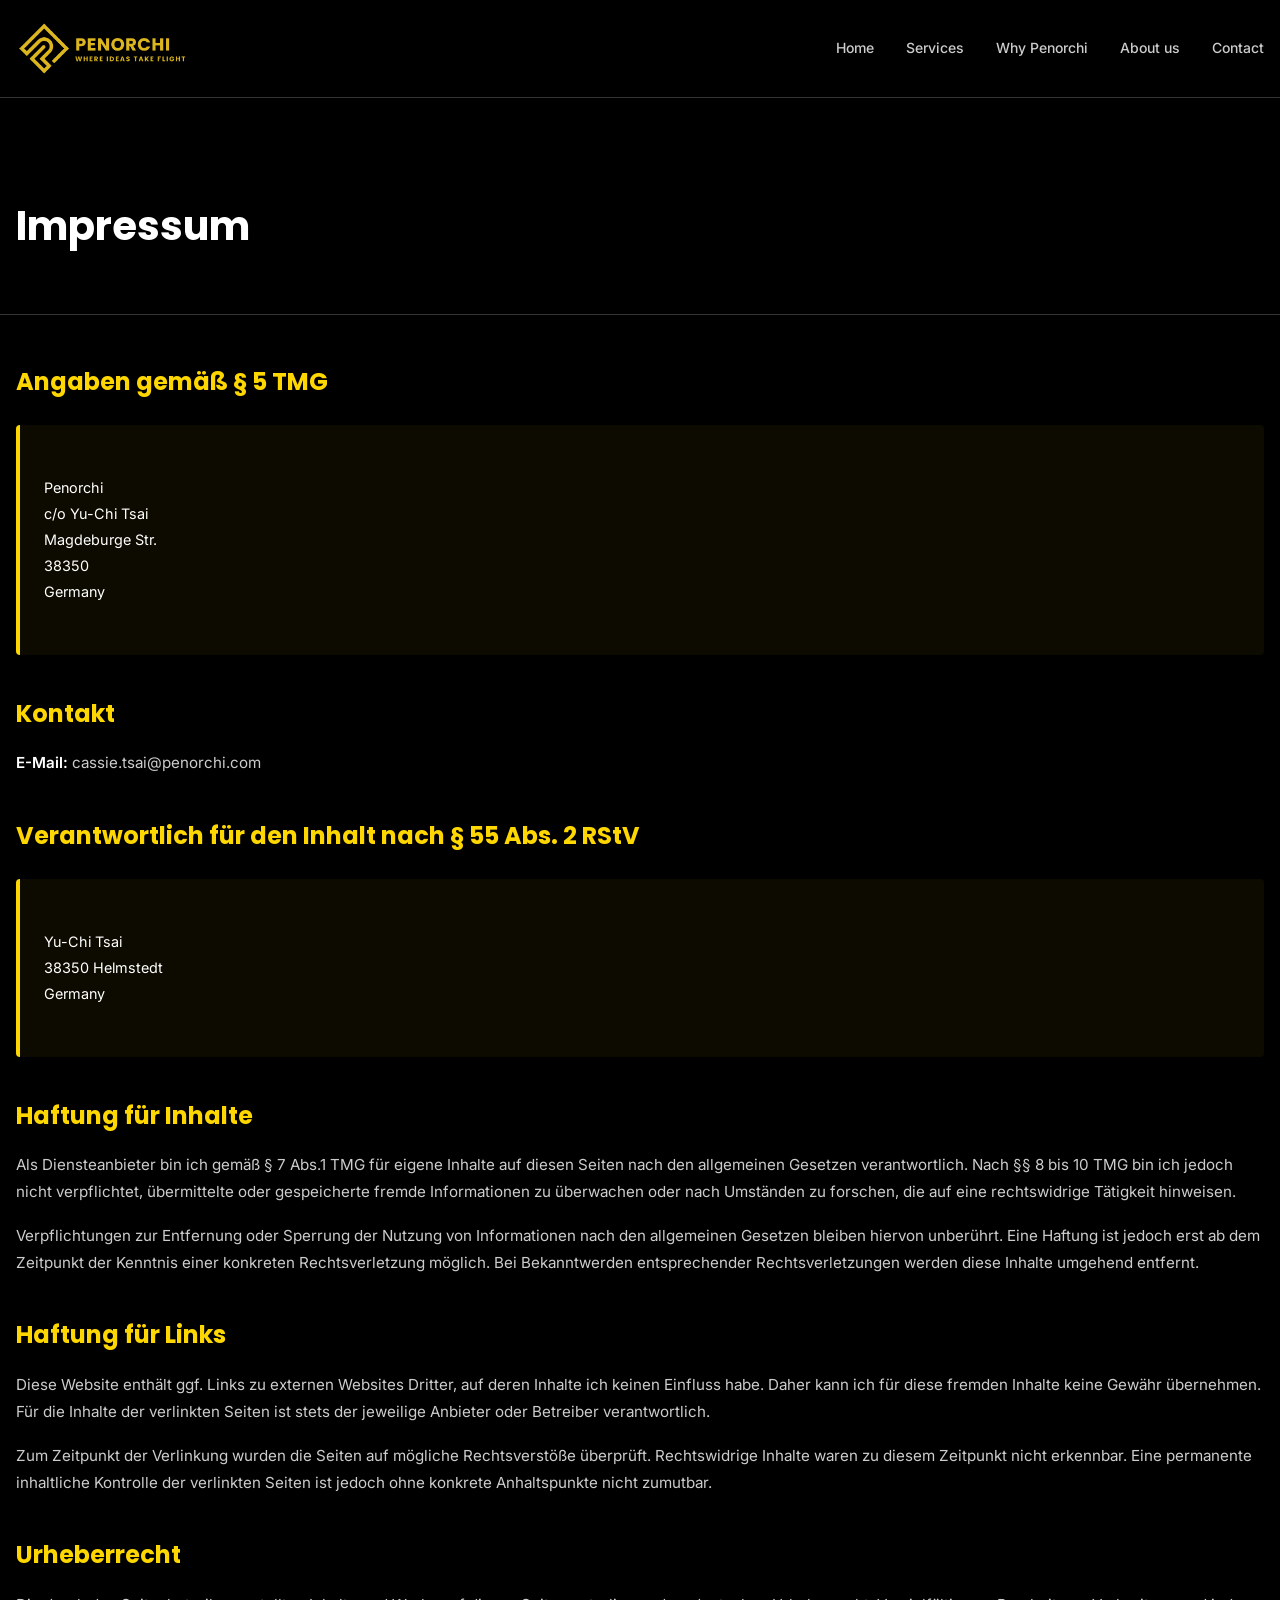
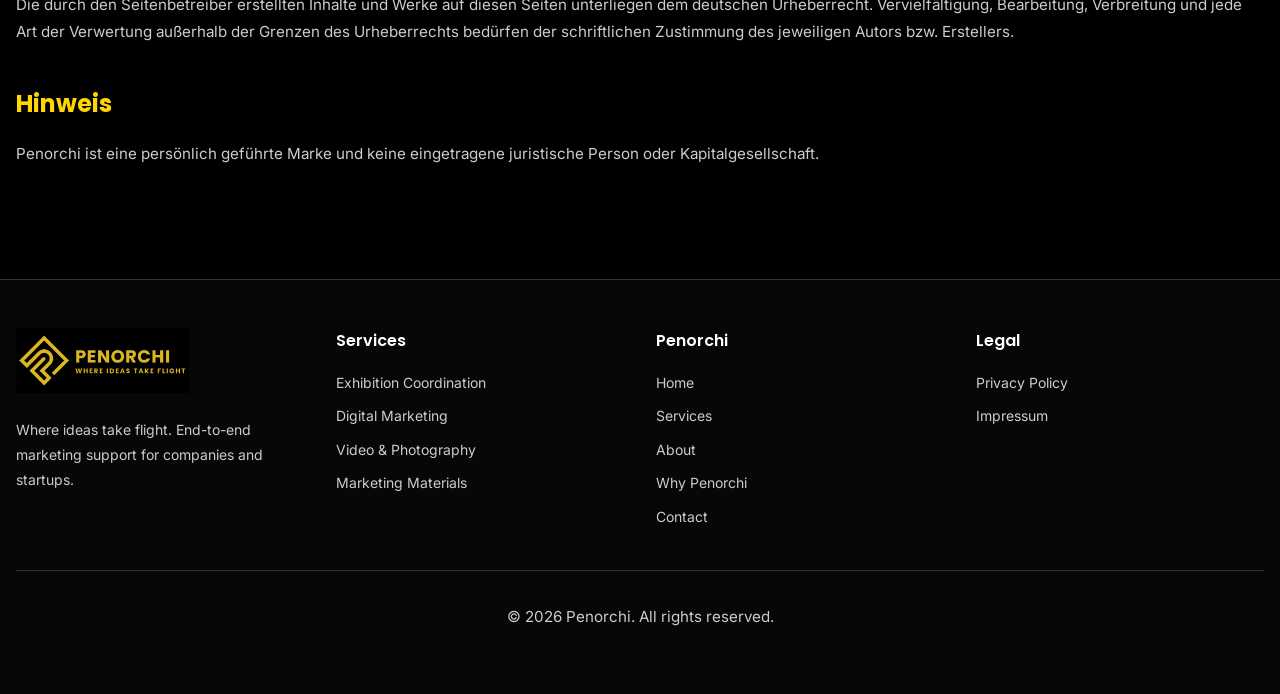
<file: impressum.html>
<!DOCTYPE html>
<html lang="de">
<head>
    <meta charset="UTF-8">
    <meta name="viewport" content="width=device-width, initial-scale=1.0">
    <title>Impressum - Penorchi</title>
    <link rel="icon" href="image/logo/logo_only.png">
    <link rel="preconnect" href="https://fonts.googleapis.com">
    <link rel="preconnect" href="https://fonts.gstatic.com" crossorigin>
    <link href="https://fonts.googleapis.com/css2?family=Poppins:wght@400;500;600;700;800&family=Inter:wght@300;400;500;600;700&display=swap" rel="stylesheet">
    <style>
        * {
            margin: 0;
            padding: 0;
            box-sizing: border-box;
        }

        :root {
            --primary: #FFD700;
            --foreground: #FFFFFF;
            --background: #000000;
            --muted-foreground: #CCCCCC;
            --border: #333333;
        }

        body {
            font-family: 'Inter', sans-serif;
            background-color: var(--background);
            color: var(--foreground);
            line-height: 1.6;
        }

        /* Header */
        header {
            background-color: rgba(0, 0, 0, 0.95);
            border-bottom: 1px solid var(--border);
            padding: 1rem 0;
            position: sticky;
            top: 0;
            z-index: 100;
        }

        .container {
            max-width: 1280px;
            margin: 0 auto;
            padding: 0 1rem;
        }

        .header-content {
            display: flex;
            justify-content: space-between;
            align-items: center;
        }

        .logo {
            text-decoration: none;
            display: flex;
            align-items: center;
            gap: 0.5rem;
        }

        .logo img {
            height: 65px;
            width: auto;
        }

        nav {
            display: none;
            gap: 2rem;
        }

        @media (min-width: 768px) {
            nav {
                display: flex;
            }
        }

        nav a {
            text-decoration: none;
            color: var(--muted-foreground);
            font-size: 0.875rem;
            font-weight: 500;
            transition: color 0.3s;
        }

        nav a:hover {
            color: var(--primary);
        }

        .mobile-menu-btn {
            display: none;
            background: none;
            border: none;
            color: var(--foreground);
            cursor: pointer;
            font-size: 1.5rem;
        }

        @media (max-width: 767px) {
            .mobile-menu-btn {
                display: block;
            }
        }

        /* Page Header */
        .page-header {
            padding: 3rem 0;
            border-bottom: 1px solid var(--border);
            margin-bottom: 3rem;
        }

        .page-header h1 {
            font-family: 'Poppins', sans-serif;
            font-size: 2.5rem;
            font-weight: bold;
            margin-bottom: 0.5rem;
        }

        /* Main Content */
        main {
            padding: 3rem 0;
        }

        .content-wrapper {
            max-width: 2000px;
            margin: 0 auto;
        }

        h2 {
            font-family: 'Poppins', sans-serif;
            font-size: 1.5rem;
            font-weight: bold;
            margin-top: 2.5rem;
            margin-bottom: 1rem;
            color: var(--primary);
        }

        h2:first-of-type {
            margin-top: 0;
        }

        p {
            color: var(--muted-foreground);
            margin-bottom: 1rem;
            line-height: 1.8;
            font-size: 0.95rem;
            white-space: pre-wrap;
        }

        /* Contact Info Box */
        .contact-box {
            background-color: rgba(255, 215, 0, 0.05);
            border-left: 4px solid var(--primary);
            padding: 1.5rem;
            margin: 1.5rem 0;
            border-radius: 4px;
            white-space: pre-wrap;
            font-family: 'Inter', monospace;
            font-size: 0.9rem;
            line-height: 1.8;
        }

        strong {
            color: var(--foreground);
            font-weight: 600;
        }

        /* Footer */
        footer {
            background-color: rgba(26, 26, 26, 0.3);
            border-top: 1px solid var(--border);
            padding: 3rem 0;
            margin-top: 3rem;
        }

        .footer-grid {
            display: grid;
            grid-template-columns: repeat(auto-fit, minmax(250px, 1fr));
            gap: 2rem;
            margin-bottom: 2rem;
        }

        .footer-section h4 {
            font-family: 'Poppins', sans-serif;
            font-weight: 600;
            color: var(--foreground);
            margin-bottom: 1rem;
        }

        .footer-section ul {
            list-style: none;
            margin-left: 0;
        }

        .footer-section li {
            margin-bottom: 0.5rem;
        }

        .footer-section a {
            text-decoration: none;
            color: var(--muted-foreground);
            font-size: 0.875rem;
            transition: color 0.3s;
        }

        .footer-section a:hover {
            color: var(--primary);
        }

        .footer-bottom {
            border-top: 1px solid var(--border);
            padding-top: 2rem;
            text-align: center;
            color: var(--muted-foreground);
            font-size: 0.875rem;
        }

        nav.open {
            display: flex;
            flex-direction: column;
            position: absolute;
            top: 70px;
            right: 2rem;
            background: var(--background);
            border: 1px solid var(--border);
            padding: 1rem;
            border-radius: 0.5rem;
        }
    </style>
</head>
<body>
    <!-- Header -->
    <header>
        <div class="container">
            <div class="header-content">
                <a href="index.html" class="logo">
                    <img src="image/logo/logo_long.png" alt="Penorchi" style="height: 65px; width: auto;">
                </a>
                <nav id="navMenu">
                    <a href="index.html">Home</a>
                    <a href="services.html">Services</a>
                    <a href="why-penorchi.html">Why Penorchi</a>
                    <a href="about.html">About us</a>
                    <a href="contact.html">Contact</a>
                </nav>
                <button class="mobile-menu-btn">☰</button>
            </div>
        </div>
    </header>

    <main>
        <!-- Page Header -->
        <section class="page-header">
            <div class="container">
                <h1>Impressum</h1>
            </div>
        </section>

        <!-- Content -->
        <section class="content-wrapper">
            <div class="container">
                <h2>Angaben gemäß § 5 TMG</h2>
                <div class="contact-box">
Penorchi
c/o Yu-Chi Tsai
Magdeburge Str.
38350
Germany
                </div>

                <h2>Kontakt</h2>
                <p><strong>E-Mail:</strong> cassie.tsai@penorchi.com</p>

                <h2>Verantwortlich für den Inhalt nach § 55 Abs. 2 RStV</h2>
                <div class="contact-box">
Yu-Chi Tsai
38350 Helmstedt
Germany
                </div>

                <h2>Haftung für Inhalte</h2>
                <p>Als Diensteanbieter bin ich gemäß § 7 Abs.1 TMG für eigene Inhalte auf diesen Seiten nach den allgemeinen Gesetzen verantwortlich. Nach §§ 8 bis 10 TMG bin ich jedoch nicht verpflichtet, übermittelte oder gespeicherte fremde Informationen zu überwachen oder nach Umständen zu forschen, die auf eine rechtswidrige Tätigkeit hinweisen.</p>

                <p>Verpflichtungen zur Entfernung oder Sperrung der Nutzung von Informationen nach den allgemeinen Gesetzen bleiben hiervon unberührt. Eine Haftung ist jedoch erst ab dem Zeitpunkt der Kenntnis einer konkreten Rechtsverletzung möglich. Bei Bekanntwerden entsprechender Rechtsverletzungen werden diese Inhalte umgehend entfernt.</p>

                <h2>Haftung für Links</h2>
                <p>Diese Website enthält ggf. Links zu externen Websites Dritter, auf deren Inhalte ich keinen Einfluss habe. Daher kann ich für diese fremden Inhalte keine Gewähr übernehmen. Für die Inhalte der verlinkten Seiten ist stets der jeweilige Anbieter oder Betreiber verantwortlich.</p>

                <p>Zum Zeitpunkt der Verlinkung wurden die Seiten auf mögliche Rechtsverstöße überprüft. Rechtswidrige Inhalte waren zu diesem Zeitpunkt nicht erkennbar. Eine permanente inhaltliche Kontrolle der verlinkten Seiten ist jedoch ohne konkrete Anhaltspunkte nicht zumutbar.</p>

                <h2>Urheberrecht</h2>
                <p>Die durch den Seitenbetreiber erstellten Inhalte und Werke auf diesen Seiten unterliegen dem deutschen Urheberrecht. Vervielfältigung, Bearbeitung, Verbreitung und jede Art der Verwertung außerhalb der Grenzen des Urheberrechts bedürfen der schriftlichen Zustimmung des jeweiligen Autors bzw. Erstellers.</p>

                <h2>Hinweis</h2>
                <p>Penorchi ist eine persönlich geführte Marke und keine eingetragene juristische Person oder Kapitalgesellschaft.</p>
            </div>
        </section>
    </main>

    <!-- Footer -->
    <footer>
        <div class="container">
            <div class="footer-grid">
                <div class="footer-section">
                    <img src="image/logo/logo_long.png" alt="Penorchi" style="height: 65px; width: auto; margin-bottom: 1rem;">
                    <p style="font-size: 0.875rem;">Where ideas take flight. End-to-end marketing support for companies and startups.</p>
                </div>
                <div class="footer-section">
                    <h4>Services</h4>
                    <ul>
                        <li><a href="services.html">Exhibition Coordination</a></li>
                        <li><a href="services.html">Digital Marketing</a></li>
                        <li><a href="services.html">Video & Photography</a></li>
                        <li><a href="services.html">Marketing Materials</a></li>
                    </ul>
                </div>
                <div class="footer-section">
                    <h4>Penorchi</h4>
                    <ul>
                        <li><a href="index.html">Home</a></li>
                        <li><a href="services.html">Services</a></li>
                        <li><a href="about.html">About</a></li>
                        <li><a href="why-penorchi.html">Why Penorchi</a></li>
                        <li><a href="contact.html">Contact</a></li>
                    </ul>
                </div>
                <div class="footer-section">
                    <h4>Legal</h4>
                    <ul>
                        <li><a href="privacy-policy.html">Privacy Policy</a></li>
                        <li><a href="impressum.html">Impressum</a></li>
                    </ul>
                </div>
            </div>
            <div class="footer-bottom">
                <p>&copy; 2026 Penorchi. All rights reserved.</p>
            </div>
        </div>
    </footer>

    <script>
    const btn = document.querySelector('.mobile-menu-btn');
    const nav = document.getElementById('navMenu');

    btn.addEventListener('click', () => {
        nav.classList.toggle('open');
    });
</script>
</body>
</html>
</file>
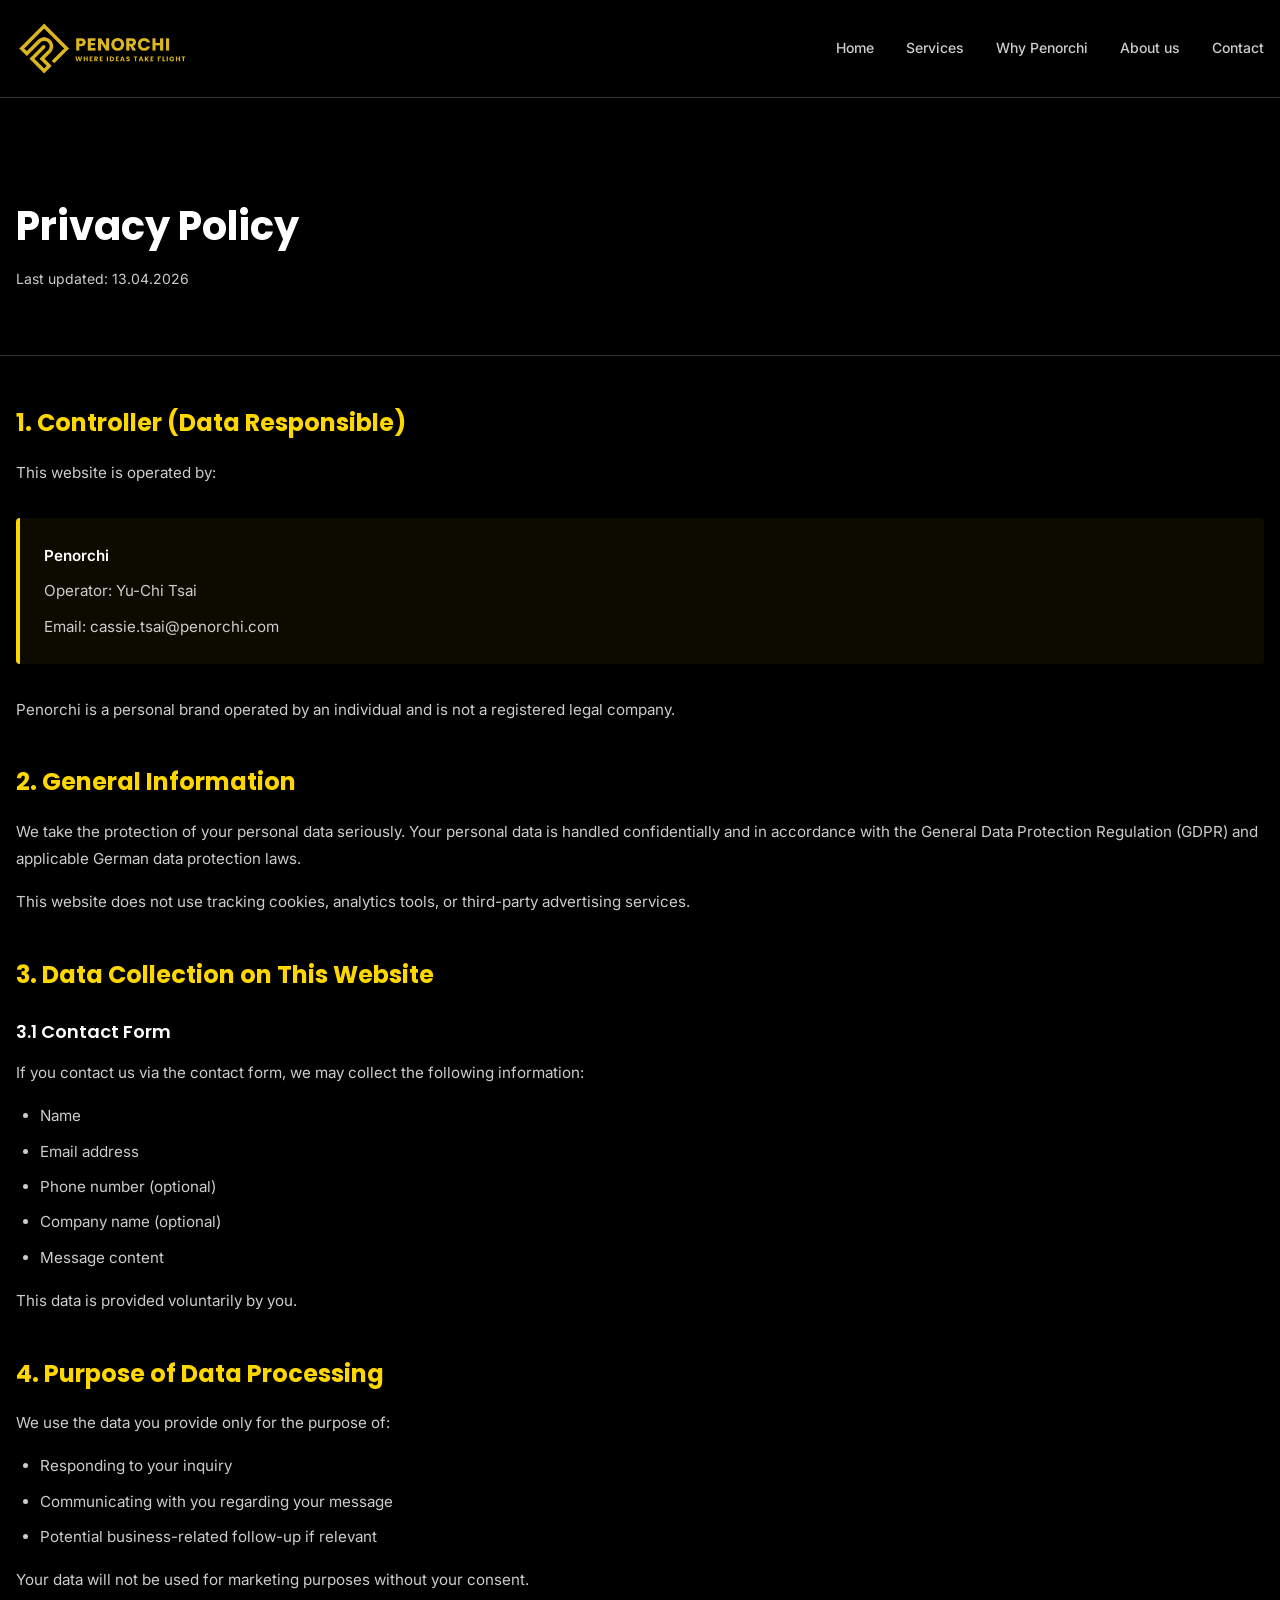
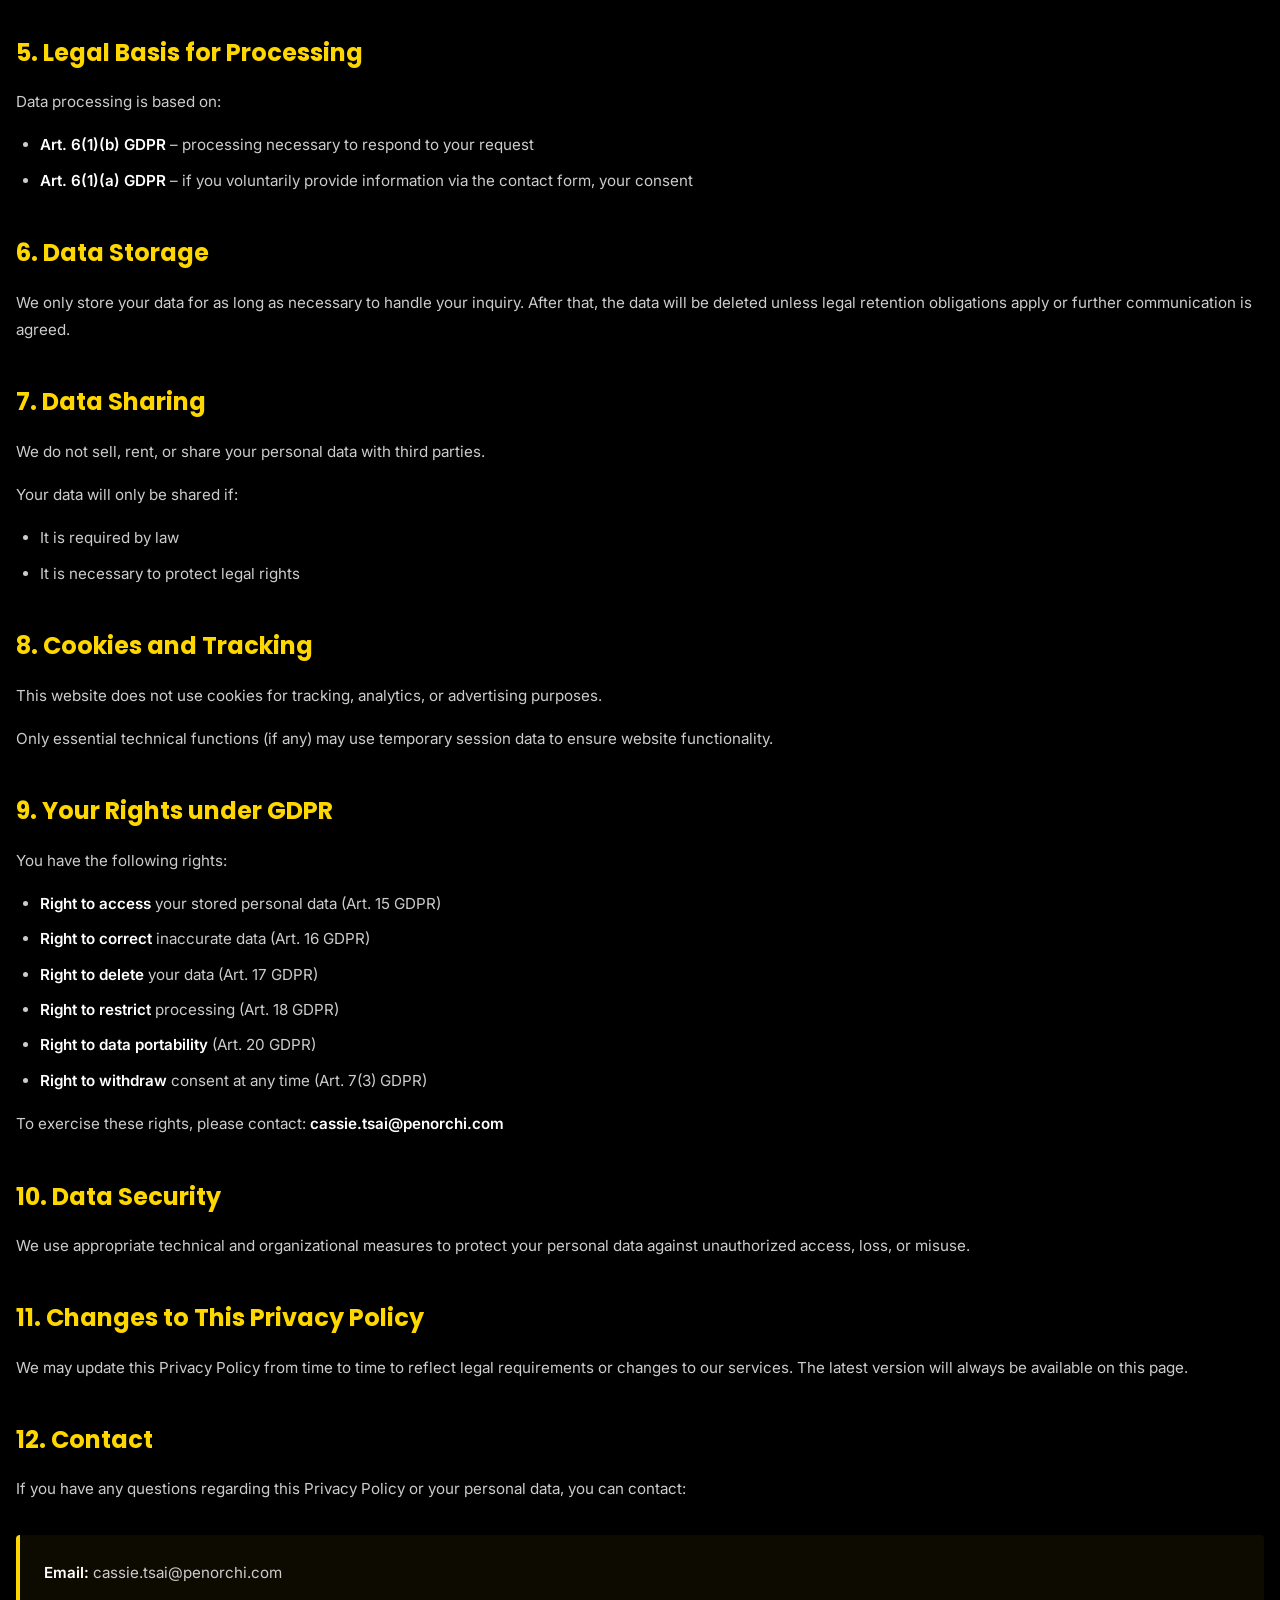
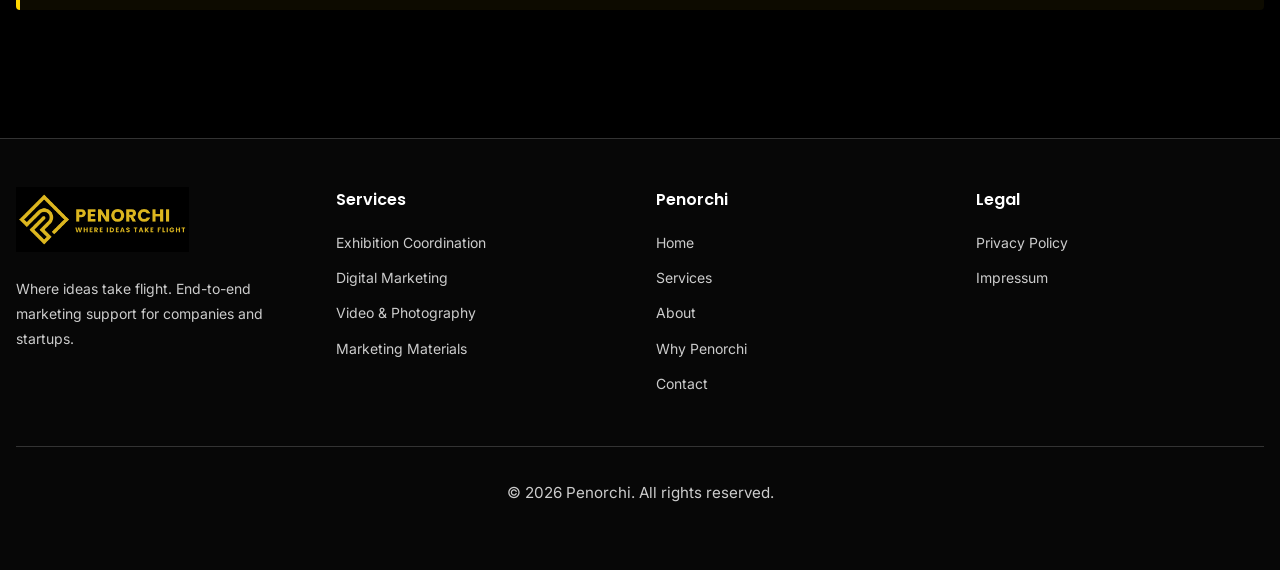
<file: privacy-policy.html>
<!DOCTYPE html>
<html lang="en">
<head>
    <meta charset="UTF-8">
    <meta name="viewport" content="width=device-width, initial-scale=1.0">
    <title>Privacy Policy - Penorchi</title>
    <link rel="icon" href="image/logo/logo_only.png">
    <link rel="preconnect" href="https://fonts.googleapis.com">
    <link rel="preconnect" href="https://fonts.gstatic.com" crossorigin>
    <link href="https://fonts.googleapis.com/css2?family=Poppins:wght@400;500;600;700;800&family=Inter:wght@300;400;500;600;700&display=swap" rel="stylesheet">
    <style>
        * {
            margin: 0;
            padding: 0;
            box-sizing: border-box;
        }

        :root {
            --primary: #FFD700;
            --foreground: #FFFFFF;
            --background: #000000;
            --muted-foreground: #CCCCCC;
            --border: #333333;
        }

        body {
            font-family: 'Inter', sans-serif;
            background-color: var(--background);
            color: var(--foreground);
            line-height: 1.6;
        }

        /* Header */
        header {
            background-color: rgba(0, 0, 0, 0.95);
            border-bottom: 1px solid var(--border);
            padding: 1rem 0;
            position: sticky;
            top: 0;
            z-index: 100;
        }

        .container {
            max-width: 1280px;
            margin: 0 auto;
            padding: 0 1rem;
        }

        .header-content {
            display: flex;
            justify-content: space-between;
            align-items: center;
        }

        .logo {
            text-decoration: none;
            display: flex;
            align-items: center;
            gap: 0.5rem;
        }

        .logo img {
            height: 65px;
            width: auto;
        }

        nav {
            display: none;
            gap: 2rem;
        }

        @media (min-width: 768px) {
            nav {
                display: flex;
            }
        }

        nav a {
            text-decoration: none;
            color: var(--muted-foreground);
            font-size: 0.875rem;
            font-weight: 500;
            transition: color 0.3s;
        }

        nav a:hover {
            color: var(--primary);
        }

        .mobile-menu-btn {
            display: none;
            background: none;
            border: none;
            color: var(--foreground);
            cursor: pointer;
            font-size: 1.5rem;
        }

        @media (max-width: 767px) {
            .mobile-menu-btn {
                display: block;
            }
        }

        /* Page Header */
        .page-header {
            padding: 3rem 0;
            border-bottom: 1px solid var(--border);
            margin-bottom: 3rem;
        }

        .page-header h1 {
            font-family: 'Poppins', sans-serif;
            font-size: 2.5rem;
            font-weight: bold;
            margin-bottom: 0.5rem;
        }

        .page-header p {
            font-size: 0.875rem;
            color: var(--muted-foreground);
        }

        /* Main Content */
        main {
            padding: 3rem 0;
        }

        .content-wrapper {
            max-width: 2000px;
            margin: 0 auto;
        }

        h2 {
            font-family: 'Poppins', sans-serif;
            font-size: 1.5rem;
            font-weight: bold;
            margin-top: 2.5rem;
            margin-bottom: 1rem;
            color: var(--primary);
        }

        h2:first-of-type {
            margin-top: 0;
        }

        h3 {
            font-family: 'Poppins', sans-serif;
            font-size: 1.125rem;
            font-weight: 600;
            margin-top: 1.5rem;
            margin-bottom: 0.75rem;
            color: var(--foreground);
        }

        p {
            color: var(--muted-foreground);
            margin-bottom: 1rem;
            line-height: 1.8;
            font-size: 0.95rem;
        }

        ul {
            margin-left: 1.5rem;
            margin-bottom: 1rem;
        }

        li {
            color: var(--muted-foreground);
            margin-bottom: 0.5rem;
            line-height: 1.8;
            font-size: 0.95rem;
        }

        strong {
            color: var(--foreground);
            font-weight: 600;
        }

        /* Contact Info Box */
        .contact-box {
            background-color: rgba(255, 215, 0, 0.05);
            border-left: 4px solid var(--primary);
            padding: 1.5rem;
            margin: 2rem 0;
            border-radius: 4px;
        }

        .contact-box p {
            margin-bottom: 0.5rem;
        }

        .contact-box p:last-child {
            margin-bottom: 0;
        }

        /* Footer */
        footer {
            background-color: rgba(26, 26, 26, 0.3);
            border-top: 1px solid var(--border);
            padding: 3rem 0;
            margin-top: 3rem;
        }

        .footer-grid {
            display: grid;
            grid-template-columns: repeat(auto-fit, minmax(250px, 1fr));
            gap: 2rem;
            margin-bottom: 2rem;
        }

        .footer-section h4 {
            font-family: 'Poppins', sans-serif;
            font-weight: 600;
            color: var(--foreground);
            margin-bottom: 1rem;
        }

        .footer-section ul {
            list-style: none;
            margin-left: 0;
        }

        .footer-section li {
            margin-bottom: 0.5rem;
        }

        .footer-section a {
            text-decoration: none;
            color: var(--muted-foreground);
            font-size: 0.875rem;
            transition: color 0.3s;
        }

        .footer-section a:hover {
            color: var(--primary);
        }

        .footer-bottom {
            border-top: 1px solid var(--border);
            padding-top: 2rem;
            text-align: center;
            color: var(--muted-foreground);
            font-size: 0.875rem;
        }

        nav.open {
            display: flex;
            flex-direction: column;
            position: absolute;
            top: 70px;
            right: 2rem;
            background: var(--background);
            border: 1px solid var(--border);
            padding: 1rem;
            border-radius: 0.5rem;
        }
    </style>
</head>
<body>
    <!-- Header -->
    <header>
        <div class="container">
            <div class="header-content">
                <a href="index.html" class="logo">
                    <img src="image/logo/logo_long.png" alt="Penorchi" style="height: 65px; width: auto;">
                </a>
                <nav id="navMenu">
                    <a href="index.html">Home</a>
                    <a href="services.html">Services</a>
                    <a href="why-penorchi.html">Why Penorchi</a>
                    <a href="about.html">About us</a>
                    <a href="contact.html">Contact</a>
                </nav>
                <button class="mobile-menu-btn">☰</button>
            </div>
        </div>
    </header>

    <main>
        <!-- Page Header -->
        <section class="page-header">
            <div class="container">
                <h1>Privacy Policy</h1>
                <p>Last updated: 13.04.2026</p>
            </div>
        </section>

        <!-- Content -->
        <section class="content-wrapper">
            <div class="container">
                <h2>1. Controller (Data Responsible)</h2>
                <p>This website is operated by:</p>
                <div class="contact-box">
                    <p><strong>Penorchi</strong></p>
                    <p>Operator: Yu-Chi Tsai</p>
                    <p>Email: cassie.tsai@penorchi.com</p>
                </div>
                <p>Penorchi is a personal brand operated by an individual and is not a registered legal company.</p>

                <h2>2. General Information</h2>
                <p>We take the protection of your personal data seriously. Your personal data is handled confidentially and in accordance with the General Data Protection Regulation (GDPR) and applicable German data protection laws.</p>
                <p>This website does not use tracking cookies, analytics tools, or third-party advertising services.</p>

                <h2>3. Data Collection on This Website</h2>
                <h3>3.1 Contact Form</h3>
                <p>If you contact us via the contact form, we may collect the following information:</p>
                <ul>
                    <li>Name</li>
                    <li>Email address</li>
                    <li>Phone number (optional)</li>
                    <li>Company name (optional)</li>
                    <li>Message content</li>
                </ul>
                <p>This data is provided voluntarily by you.</p>

                <h2>4. Purpose of Data Processing</h2>
                <p>We use the data you provide only for the purpose of:</p>
                <ul>
                    <li>Responding to your inquiry</li>
                    <li>Communicating with you regarding your message</li>
                    <li>Potential business-related follow-up if relevant</li>
                </ul>
                <p>Your data will not be used for marketing purposes without your consent.</p>

                <h2>5. Legal Basis for Processing</h2>
                <p>Data processing is based on:</p>
                <ul>
                    <li><strong>Art. 6(1)(b) GDPR</strong> – processing necessary to respond to your request</li>
                    <li><strong>Art. 6(1)(a) GDPR</strong> – if you voluntarily provide information via the contact form, your consent</li>
                </ul>

                <h2>6. Data Storage</h2>
                <p>We only store your data for as long as necessary to handle your inquiry. After that, the data will be deleted unless legal retention obligations apply or further communication is agreed.</p>

                <h2>7. Data Sharing</h2>
                <p>We do not sell, rent, or share your personal data with third parties.</p>
                <p>Your data will only be shared if:</p>
                <ul>
                    <li>It is required by law</li>
                    <li>It is necessary to protect legal rights</li>
                </ul>

                <h2>8. Cookies and Tracking</h2>
                <p>This website does not use cookies for tracking, analytics, or advertising purposes.</p>
                <p>Only essential technical functions (if any) may use temporary session data to ensure website functionality.</p>

                <h2>9. Your Rights under GDPR</h2>
                <p>You have the following rights:</p>
                <ul>
                    <li><strong>Right to access</strong> your stored personal data (Art. 15 GDPR)</li>
                    <li><strong>Right to correct</strong> inaccurate data (Art. 16 GDPR)</li>
                    <li><strong>Right to delete</strong> your data (Art. 17 GDPR)</li>
                    <li><strong>Right to restrict</strong> processing (Art. 18 GDPR)</li>
                    <li><strong>Right to data portability</strong> (Art. 20 GDPR)</li>
                    <li><strong>Right to withdraw</strong> consent at any time (Art. 7(3) GDPR)</li>
                </ul>
                <p>To exercise these rights, please contact: <strong>cassie.tsai@penorchi.com</strong></p>

                <h2>10. Data Security</h2>
                <p>We use appropriate technical and organizational measures to protect your personal data against unauthorized access, loss, or misuse.</p>

                <h2>11. Changes to This Privacy Policy</h2>
                <p>We may update this Privacy Policy from time to time to reflect legal requirements or changes to our services. The latest version will always be available on this page.</p>

                <h2>12. Contact</h2>
                <p>If you have any questions regarding this Privacy Policy or your personal data, you can contact:</p>
                <div class="contact-box">
                    <p><strong>Email:</strong> cassie.tsai@penorchi.com</p>
                </div>
            </div>
        </section>
    </main>

    <!-- Footer -->
    <footer>
        <div class="container">
            <div class="footer-grid">
                <div class="footer-section">
                    <img src="image/logo/logo_long.png" alt="Penorchi" style="height: 65px; width: auto; margin-bottom: 1rem;">
                    <p style="font-size: 0.875rem;">Where ideas take flight. End-to-end marketing support for companies and startups.</p>
                </div>
                <div class="footer-section">
                    <h4>Services</h4>
                    <ul>
                        <li><a href="services.html">Exhibition Coordination</a></li>
                        <li><a href="services.html">Digital Marketing</a></li>
                        <li><a href="services.html">Video & Photography</a></li>
                        <li><a href="services.html">Marketing Materials</a></li>
                    </ul>
                </div>
                <div class="footer-section">
                    <h4>Penorchi</h4>
                    <ul>
                        <li><a href="index.html">Home</a></li>
                        <li><a href="services.html">Services</a></li>
                        <li><a href="about.html">About</a></li>
                        <li><a href="why-penorchi.html">Why Penorchi</a></li>
                        <li><a href="contact.html">Contact</a></li>
                    </ul>
                </div>
                <div class="footer-section">
                    <h4>Legal</h4>
                    <ul>
                        <li><a href="privacy-policy.html">Privacy Policy</a></li>
                        <li><a href="impressum.html">Impressum</a></li>
                    </ul>
                </div>
            </div>
            <div class="footer-bottom">
                <p>&copy; 2026 Penorchi. All rights reserved.</p>
            </div>
        </div>
    </footer>

    <script>
    const btn = document.querySelector('.mobile-menu-btn');
    const nav = document.getElementById('navMenu');

    btn.addEventListener('click', () => {
        nav.classList.toggle('open');
    });
</script>
</body>
</html>
</file>
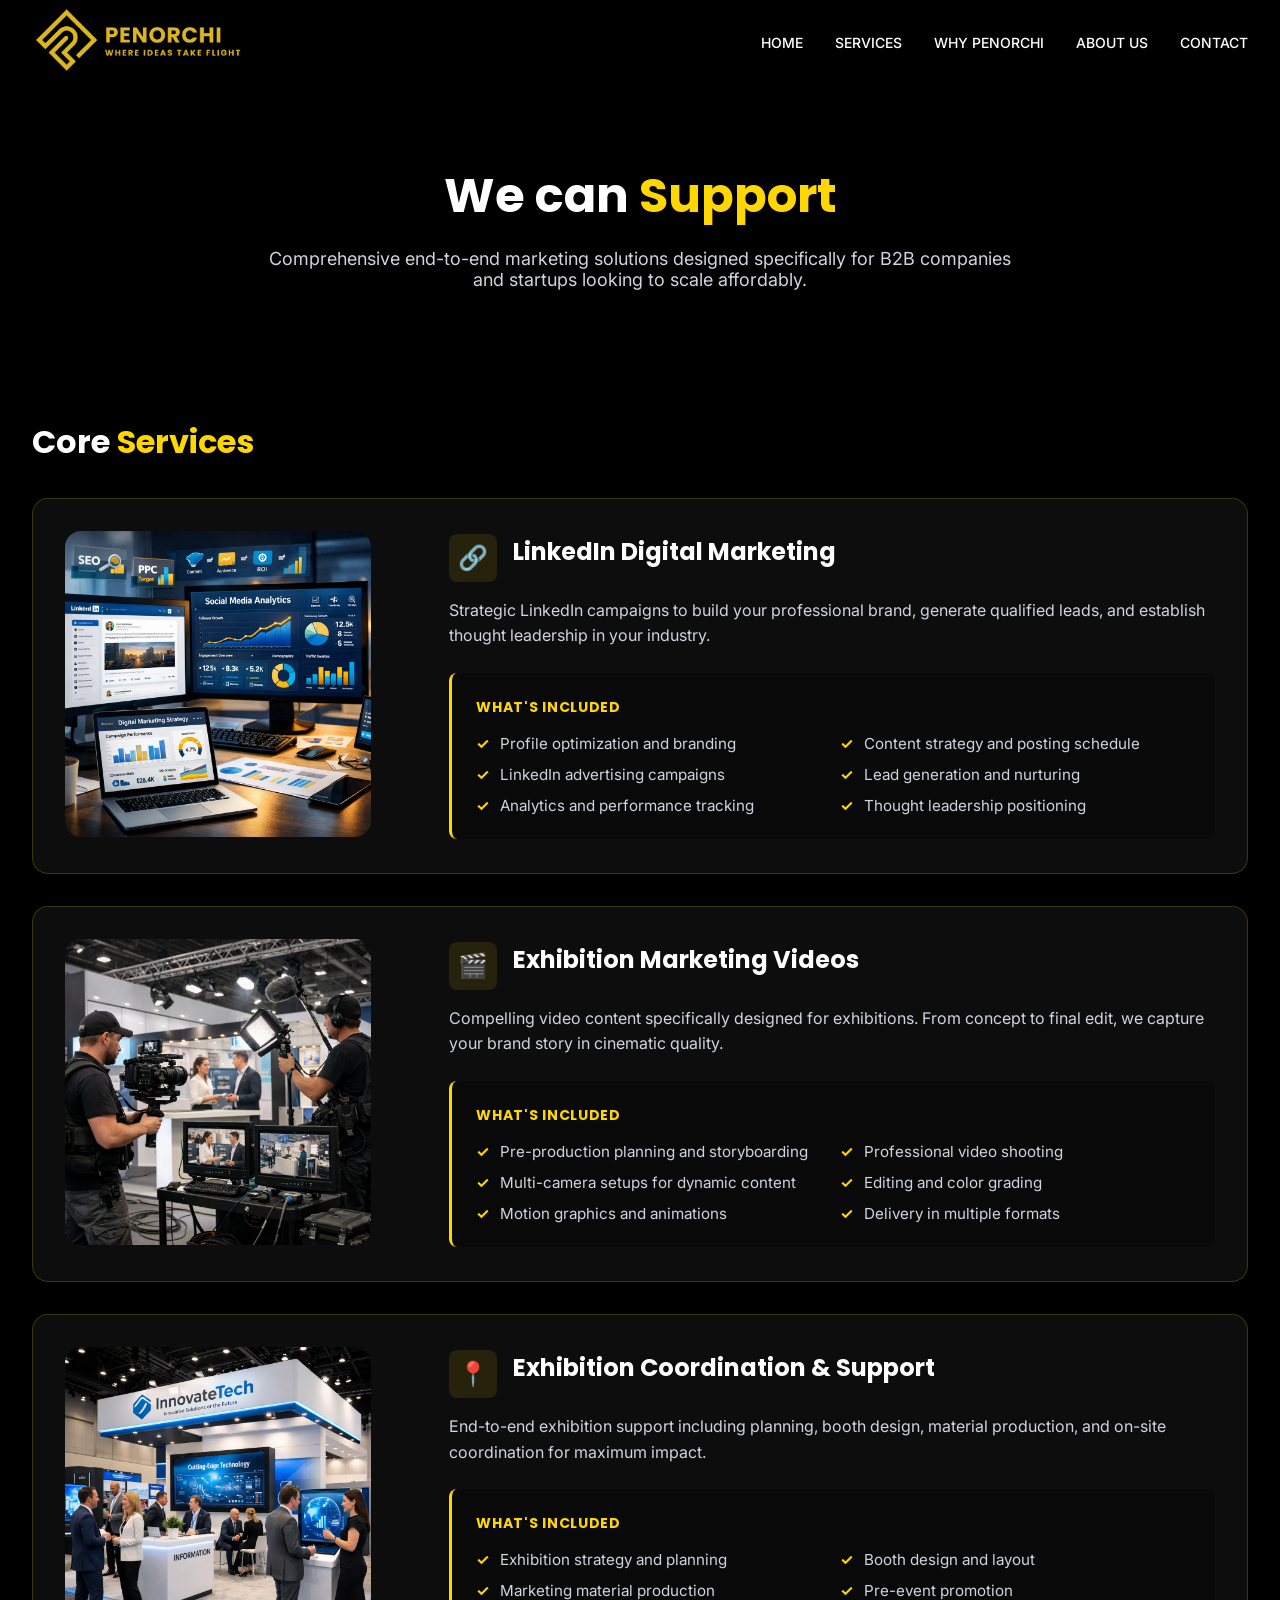
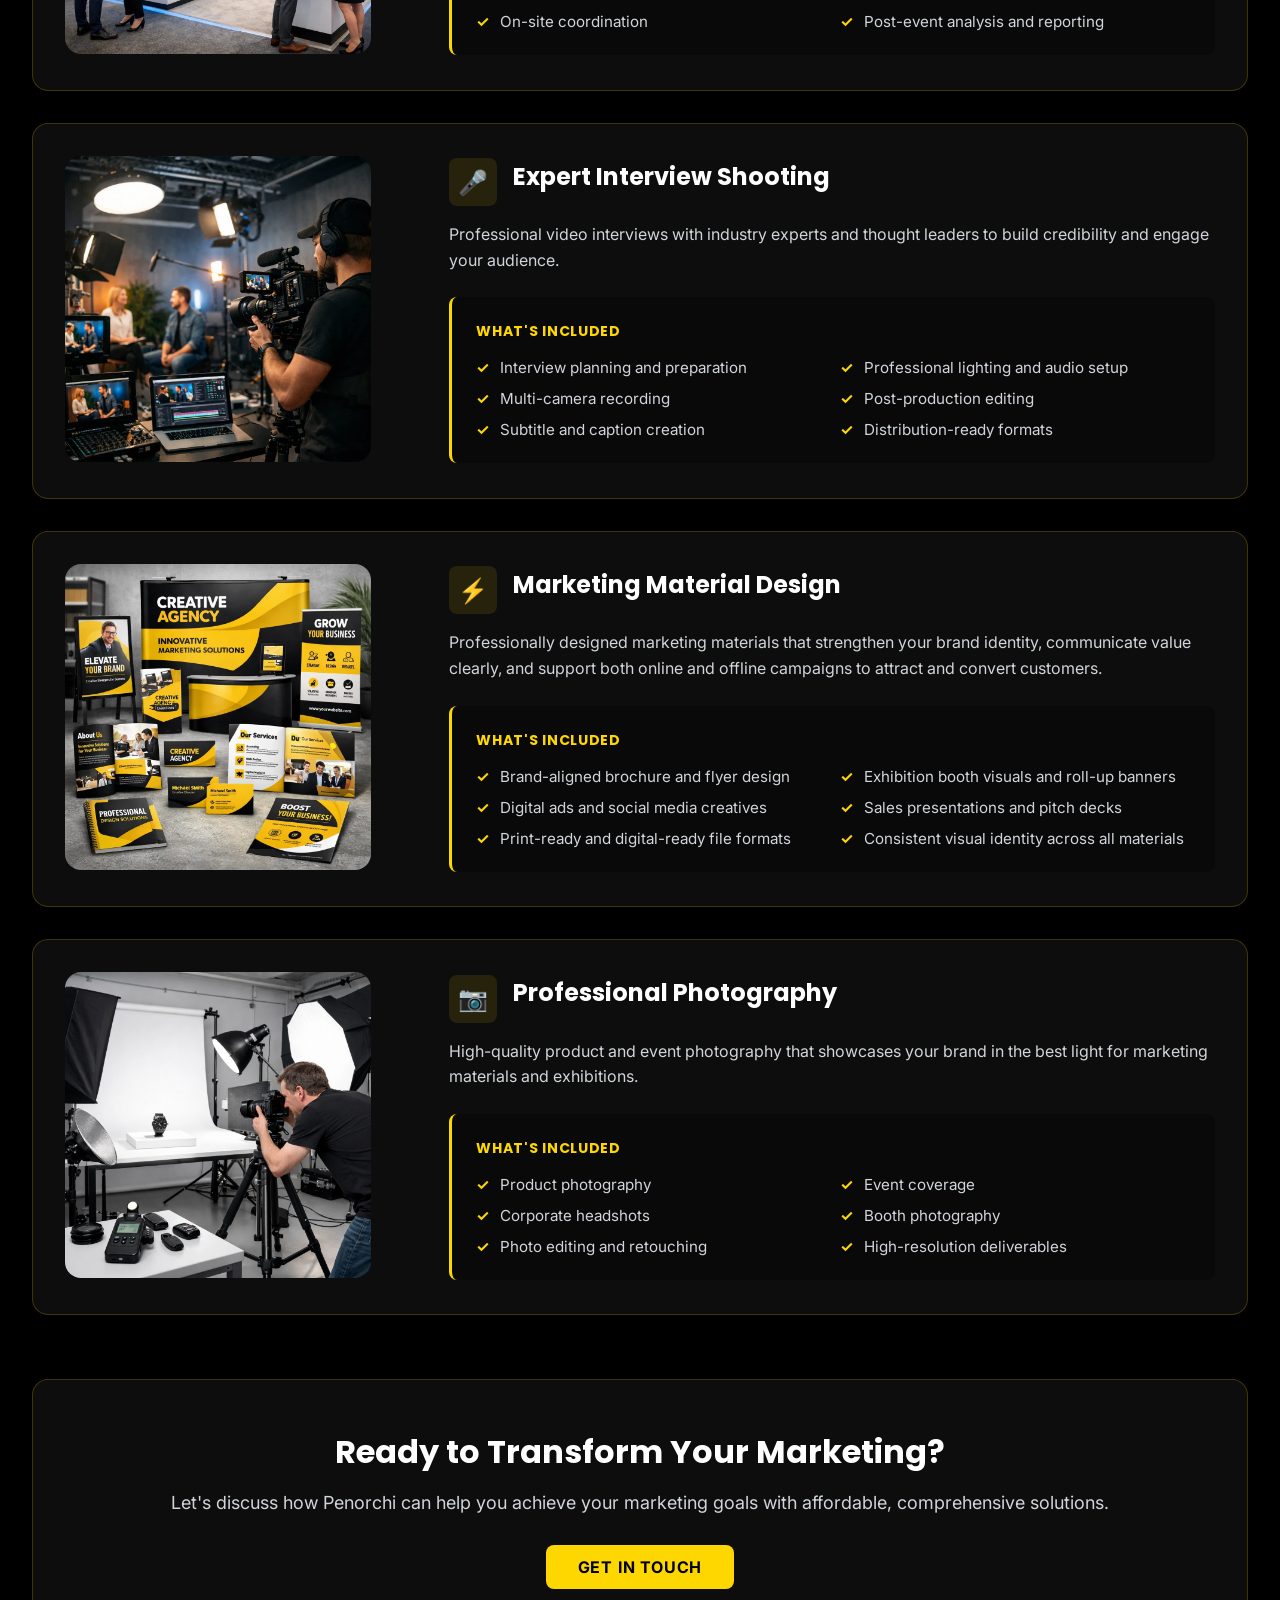
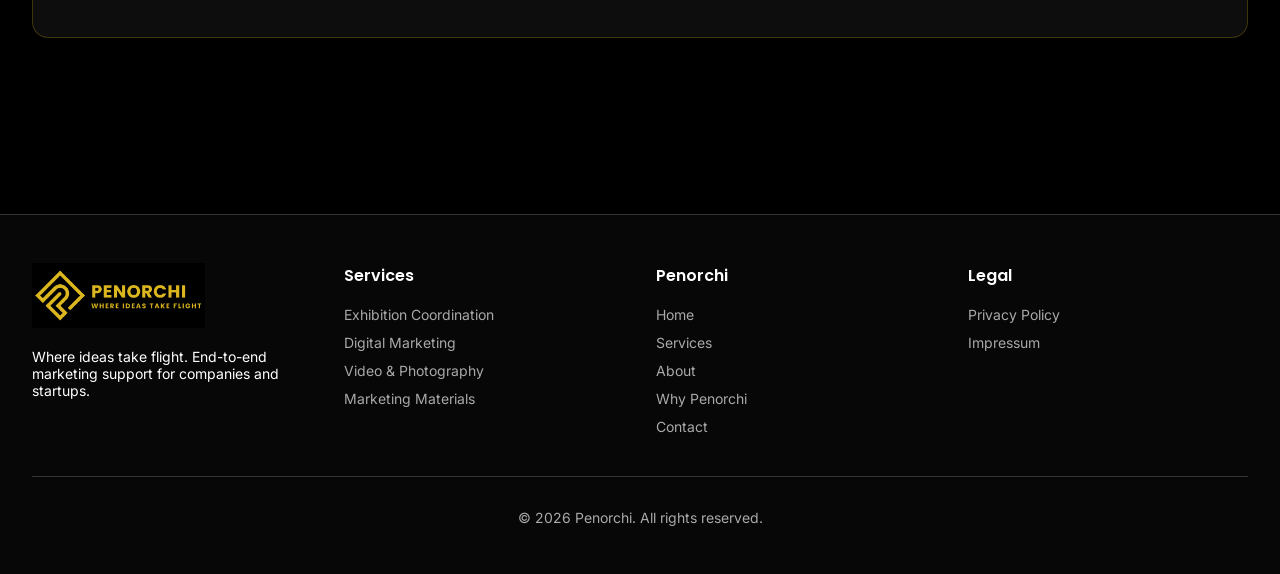
<file: services.html>
<!DOCTYPE html>
<html lang="en">
<head>
    <meta charset="UTF-8">
    <meta name="viewport" content="width=device-width, initial-scale=1.0">
    <title>Services - Penorchi Marketing</title>
    <link rel="icon" href="image/logo/logo_only.png">
    <link rel="preconnect" href="https://fonts.googleapis.com">
    <link rel="preconnect" href="https://fonts.gstatic.com" crossorigin>
    <link href="https://fonts.googleapis.com/css2?family=Poppins:wght@600;700;800&family=Inter:wght@400;500;600;700&display=swap" rel="stylesheet">
    <style>
        * {
            margin: 0;
            padding: 0;
            box-sizing: border-box;
        }

        :root {
            --primary: #FFD700;
            --background: #000000;
            --foreground: #FFFFFF;
            --card: #1A1A1A;
            --border: #333333;
            --muted-foreground: #A9A9A9;
        }

        body {
            font-family: 'Inter', sans-serif;
            background-color: var(--background);
            color: var(--foreground);
            scroll-behavior: smooth;
        }

        h1, h2, h3 {
            font-family: 'Poppins', sans-serif;
            font-weight: 700;
        }

        .container {
            width: 100%;
            max-width: 1280px;
            margin: 0 auto;
            padding: 0 1rem;
        }

        @media (min-width: 1024px) {
            .container {
                padding: 0 2rem;
            }
        }

        nav {
            position: fixed;
            width: 100%;
        }

        .nav-content {
            display: flex;
            justify-content: space-between;
            align-items: center;
        }

        .logo {
            height: 40px;
        }

        .nav-links {
            display: flex;
            gap: 2rem;
            list-style: none;
        }

        .nav-links a {
            color: #FFFFFF;
            text-decoration: none;
            font-weight: 500;
            font-size: 0.875rem;
            text-transform: uppercase;
            transition: color 0.3s;
        }

        .nav-links a:hover {
            color: var(--primary);
        }

        main {
            padding-top: 6rem;
            padding-bottom: 4rem;
        }

        .page-header {
            text-align: center;
            margin-bottom: 4rem;
            padding: 4rem 0;
        }

        .page-header h1 {
            font-size: 3rem;
            margin-bottom: 1rem;
        }

        .page-header p {
            font-size: 1.125rem;
            color: #D1D5DB;
            max-width: 48rem;
            margin: 0 auto;
        }

        .services-section {
            margin-bottom: 4rem;
        }

        .services-section h2 {
            font-size: 2rem;
            margin-bottom: 2rem;
            color: var(--foreground);
        }

        .services-section h2 .highlight {
            color: var(--primary);
        }

        .service-item {
            background-color: rgba(26, 26, 26, 0.5);
            border: 1px solid rgba(255, 215, 0, 0.2);
            border-radius: 1rem;
            padding: 2rem;
            margin-bottom: 2rem;
            transition: all 0.3s ease;
        }

        .service-item:hover {
            border-color: rgba(255, 215, 0, 0.5);
            box-shadow: 0 10px 25px rgba(255, 215, 0, 0.2);
        }

        .service-header {
            display: flex;
            align-items: center;
            gap: 1rem;
            margin-bottom: 1rem;
        }

        .service-icon {
            width: 3rem;
            height: 3rem;
            background-color: rgba(255, 215, 0, 0.1);
            border-radius: 0.5rem;
            display: flex;
            align-items: center;
            justify-content: center;
            font-size: 1.5rem;
        }

        .service-item h3 {
            font-size: 1.5rem;
            margin-bottom: 0.75rem;
        }

        .service-item p {
            color: #D1D5DB;
            margin-bottom: 1.5rem;
            line-height: 1.6;
        }

        .service-details {
            background-color: rgba(0, 0, 0, 0.3);
            border-left: 3px solid var(--primary);
            padding: 1.5rem;
            border-radius: 0.5rem;
        }

        .service-details h4 {
            font-family: 'Poppins', sans-serif;
            color: var(--primary);
            margin-bottom: 1rem;
            font-size: 0.875rem;
            text-transform: uppercase;
            letter-spacing: 0.05em;
        }

        .service-details ul {
            list-style: none;
            display: grid;
            grid-template-columns: 1fr;
            gap: 0.75rem;
        }

        @media (min-width: 768px) {
            .service-details ul {
                grid-template-columns: repeat(2, 1fr);
            }
        }

        .service-details li {
            color: #D1D5DB;
            font-size: 0.95rem;
            padding-left: 1.5rem;
            position: relative;
        }

        .service-details li::before {
            content: '✓';
            position: absolute;
            left: 0;
            color: var(--primary);
            font-weight: bold;
        }

        .cta-section {
            background-color: rgba(26, 26, 26, 0.5);
            border: 1px solid rgba(255, 215, 0, 0.2);
            border-radius: 1rem;
            padding: 3rem;
            text-align: center;
            margin-top: 4rem;
        }

        .cta-section h2 {
            font-size: 2rem;
            margin-bottom: 1rem;
        }

        .cta-section p {
            color: #D1D5DB;
            margin-bottom: 2rem;
            font-size: 1.125rem;
        }

        .btn {
            display: inline-block;
            padding: 0.75rem 2rem;
            background-color: var(--primary);
            color: #000000;
            text-decoration: none;
            border-radius: 0.5rem;
            font-weight: 700;
            text-transform: uppercase;
            letter-spacing: 0.05em;
            transition: all 0.3s ease;
            border: none;
            cursor: pointer;
        }

        .btn:hover {
            background-color: #FFC700;
            box-shadow: 0 0 20px rgba(255, 215, 0, 0.5);
        }

        /* Footer */
        footer {
            background-color: rgba(26, 26, 26, 0.3);
            border-top: 1px solid var(--border);
            padding: 3rem 0;
            margin-top: 3rem;
        }

        .footer-grid {
            display: grid;
            grid-template-columns: repeat(auto-fit, minmax(250px, 1fr));
            gap: 2rem;
            margin-bottom: 2rem;
        }

        .footer-section h4 {
            font-family: 'Poppins', sans-serif;
            font-weight: 600;
            color: var(--foreground);
            margin-bottom: 1rem;
        }

        .footer-section ul {
            list-style: none;
        }

        .footer-section li {
            margin-bottom: 0.5rem;
        }

        .footer-section a {
            text-decoration: none;
            color: var(--muted-foreground);
            font-size: 0.875rem;
            transition: color 0.3s;
        }

        .footer-section a:hover {
            color: var(--primary);
        }

        .footer-bottom {
            border-top: 1px solid var(--border);
            padding-top: 2rem;
            text-align: center;
            color: var(--muted-foreground);
            font-size: 0.875rem;
        }

        .service-item {
            display: grid;
            grid-template-columns: 1fr 2fr;
            gap: 0.1rem;
            align-items: center;
        }

        .service-image img {
            width: 80%;
            height: 80%;
            border-radius: 1rem;
            object-fit: cover;
        }

/* mobile responsive */
@media (max-width: 768px) {
    .service-item {
        grid-template-columns: 1fr;
    }
}

        nav.open {
            display: flex;
            flex-direction: column;
            position: absolute;
            top: 70px;
            right: 2rem;
            background: var(--background);
            border: 1px solid var(--border);
            padding: 1rem;
            border-radius: 0.5rem;
        }

        .mobile-menu-btn {
    display: none;
    background: none;
    border: none;
    color: white;
    font-size: 1.8rem;
    cursor: pointer;
}

@media (max-width: 1023px) {
    .mobile-menu-btn {
        display: block;
    }

    .nav-links {
        display: none;
        flex-direction: column;
        position: absolute;
        top: 70px;
        right: 1rem;
        background: #000;
        border: 1px solid var(--border);
        padding: 1rem;
        border-radius: 0.5rem;
    }

    .nav-links.open {
        display: flex;
    }
}

    </style>
</head>
<body>
    <nav>
        <div class="container">
            <div class="nav-content">
                <a href="index.html"><img src="image/logo/logo_long.png" alt="Penorchi Logo" style="max-height: 80px;width: auto;"></a>
                
                <button class="mobile-menu-btn">☰</button>
                
                <ul class="nav-links" id="navMenu">
                    <li><a href="index.html">Home</a></li>
                    <li><a href="services.html">Services</a></li>
                    <li><a href="why-penorchi.html">Why Penorchi</a></li>
                    <li><a href="about.html">About us</a></li>
                    <li><a href="contact.html">Contact</a></li>
                </ul>
            </div>
        </div>
    </nav>

    <main>
        <div class="container">
            <div class="page-header">
                <h1>We can <span style="color: var(--primary);">Support</span></h1>
                <p>Comprehensive end-to-end marketing solutions designed specifically for B2B companies and startups looking to scale affordably.</p>
            </div>

            <div class="services-section">
                <h2>Core <span class="highlight">Services</span></h2>

                <div class="service-item">

                    <div class="service-image">
                        <img src="image/service/digital.webp" alt="LinkedIn Marketing">
                    </div>

                    <div class="service-content">
                        <div class="service-header">
                            <div class="service-icon">🔗</div>
                            <h3>LinkedIn Digital Marketing</h3>
                        </div>

                        <p>Strategic LinkedIn campaigns to build your professional brand, generate qualified leads, and establish thought leadership in your industry.</p>

                        <div class="service-details">
                            <h4>What's Included</h4>
                            <ul>
                                <li>Profile optimization and branding</li>
                                <li>Content strategy and posting schedule</li>
                                <li>LinkedIn advertising campaigns</li>
                                <li>Lead generation and nurturing</li>
                                <li>Analytics and performance tracking</li>
                                <li>Thought leadership positioning</li>
                            </ul>
                        </div>
                    </div>

                </div>

                <div class="service-item">

                    <div class="service-image">
                        <img src="image/service/ex_video.png" alt="Exhibition Marketing Videos">
                    </div>

                    <div class="service-content">
                        <div class="service-header">
                            <div class="service-icon">🎬</div>
                            <h3>Exhibition Marketing Videos</h3>
                        </div>

                    <p>Compelling video content specifically designed for exhibitions. From concept to final edit, we capture your brand story in cinematic quality.</p>
                    
                        <div class="service-details">
                            <h4>What's Included</h4>
                            <ul>
                            <li>Pre-production planning and storyboarding</li>
                            <li>Professional video shooting</li>
                            <li>Multi-camera setups for dynamic content</li>
                            <li>Editing and color grading</li>
                            <li>Motion graphics and animations</li>
                            <li>Delivery in multiple formats</li>
                            </ul>
                        </div>
                    </div>
                </div>

                <div class="service-item">

                    <div class="service-image">
                        <img src="image/service/exhibition.webp" alt="Exhibition Coordination">
                    </div>

                    <div class="service-content">
                        <div class="service-header">
                            <div class="service-icon">📍</div>
                            <h3>Exhibition Coordination & Support</h3>
                        </div>

                    <p>End-to-end exhibition support including planning, booth design, material production, and on-site coordination for maximum impact.</p>
                    
                        <div class="service-details">
                            <h4>What's Included</h4>
                            <ul>
                            <li>Exhibition strategy and planning</li>
                            <li>Booth design and layout</li>
                            <li>Marketing material production</li>
                            <li>Pre-event promotion</li>
                            <li>On-site coordination</li>
                            <li>Post-event analysis and reporting</li>
                            </ul>
                        </div>
                    </div>
                </div>

                <div class="service-item">

                    <div class="service-image">
                        <img src="image/service/video.webp" alt="Expert Interview Shooting">
                    </div>

                    <div class="service-content">
                        <div class="service-header">
                            <div class="service-icon">🎤</div>
                            <h3>Expert Interview Shooting</h3>
                        </div>

                    <p>Professional video interviews with industry experts and thought leaders to build credibility and engage your audience.</p>
                    
                        <div class="service-details">
                            <h4>What's Included</h4>
                            <ul>
                            <li>Interview planning and preparation</li>
                            <li>Professional lighting and audio setup</li>
                            <li>Multi-camera recording</li>
                            <li>Post-production editing</li>
                            <li>Subtitle and caption creation</li>
                            <li>Distribution-ready formats</li>
                            </ul>
                        </div>
                    </div>
                </div>

                <div class="service-item">

                    <div class="service-image">
                        <img src="image/service/design.webp" alt="Marketing Material Design">
                    </div>

                    <div class="service-content">
                        <div class="service-header">
                            <div class="service-icon">⚡</div>
                            <h3>Marketing Material Design</h3>
                        </div>

                    <p>Professionally designed marketing materials that strengthen your brand identity, communicate value clearly, and support both online and offline campaigns to attract and convert customers.</p>
                    
                        <div class="service-details">
                            <h4>What's Included</h4>
                            <ul>
                            <li>Brand-aligned brochure and flyer design</li>
                            <li>Exhibition booth visuals and roll-up banners</li>
                            <li>Digital ads and social media creatives</li>
                            <li>Sales presentations and pitch decks</li>
                            <li>Print-ready and digital-ready file formats</li>
                            <li>Consistent visual identity across all materials</li>
                            </ul>
                        </div>
                    </div>
                </div>

                <div class="service-item">

                    <div class="service-image">
                        <img src="image/service/photo.png" alt="Professional Photography">
                    </div>

                    <div class="service-content">
                        <div class="service-header">
                            <div class="service-icon">📷</div>
                            <h3>Professional Photography</h3>
                        </div>

                    <p>High-quality product and event photography that showcases your brand in the best light for marketing materials and exhibitions.</p>
                    
                        <div class="service-details">
                            <h4>What's Included</h4>
                            <ul>
                            <li>Product photography</li>
                            <li>Event coverage</li>
                            <li>Corporate headshots</li>
                            <li>Booth photography</li>
                            <li>Photo editing and retouching</li>
                            <li>High-resolution deliverables</li>
                            </ul>
                        </div>
                    </div>
                </div>


            <div class="cta-section">
                <h2>Ready to Transform Your Marketing?</h2>
                <p>Let's discuss how Penorchi can help you achieve your marketing goals with affordable, comprehensive solutions.</p>
                <a href="contact.html" class="btn">Get In Touch</a>
            </div>
        </div>
    </main>

    <!-- Footer -->
    <footer>
        <div class="container">
            <div class="footer-grid">
                <div class="footer-section">
                    <img src="image/logo/logo_long.png" alt="Penorchi" style="height: 65px; width: auto; margin-bottom: 1rem;">
                    <p style="font-size: 0.875rem;">Where ideas take flight. End-to-end marketing support for companies and startups.</p>
                </div>
                <div class="footer-section">
                    <h4>Services</h4>
                    <ul>
                        <li><a href="services.html">Exhibition Coordination</a></li>
                        <li><a href="services.html">Digital Marketing</a></li>
                        <li><a href="services.html">Video & Photography</a></li>
                        <li><a href="services.html">Marketing Materials</a></li>
                    </ul>
                </div>
                <div class="footer-section">
                    <h4>Penorchi</h4>
                    <ul>
                        <li><a href="index.html">Home</a></li>
                        <li><a href="services.html">Services</a></li>
                        <li><a href="about.html">About</a></li>
                        <li><a href="why-penorchi.html">Why Penorchi</a></li>
                        <li><a href="contact.html">Contact</a></li>
                    </ul>
                </div>
                <div class="footer-section">
                    <h4>Legal</h4>
                    <ul>
                        <li><a href="privacy-policy.html">Privacy Policy</a></li>
                        <li><a href="impressum.html">Impressum</a></li>
                    </ul>
                </div>
            </div>
            <div class="footer-bottom">
                <p>&copy; 2026 Penorchi. All rights reserved.</p>
            </div>
        </div>
    </footer>

    <script>
    const btn = document.querySelector('.mobile-menu-btn');
    const nav = document.getElementById('navMenu');

    btn.addEventListener('click', () => {
        nav.classList.toggle('open');
    });
</script>
</body>
</html>
</file>
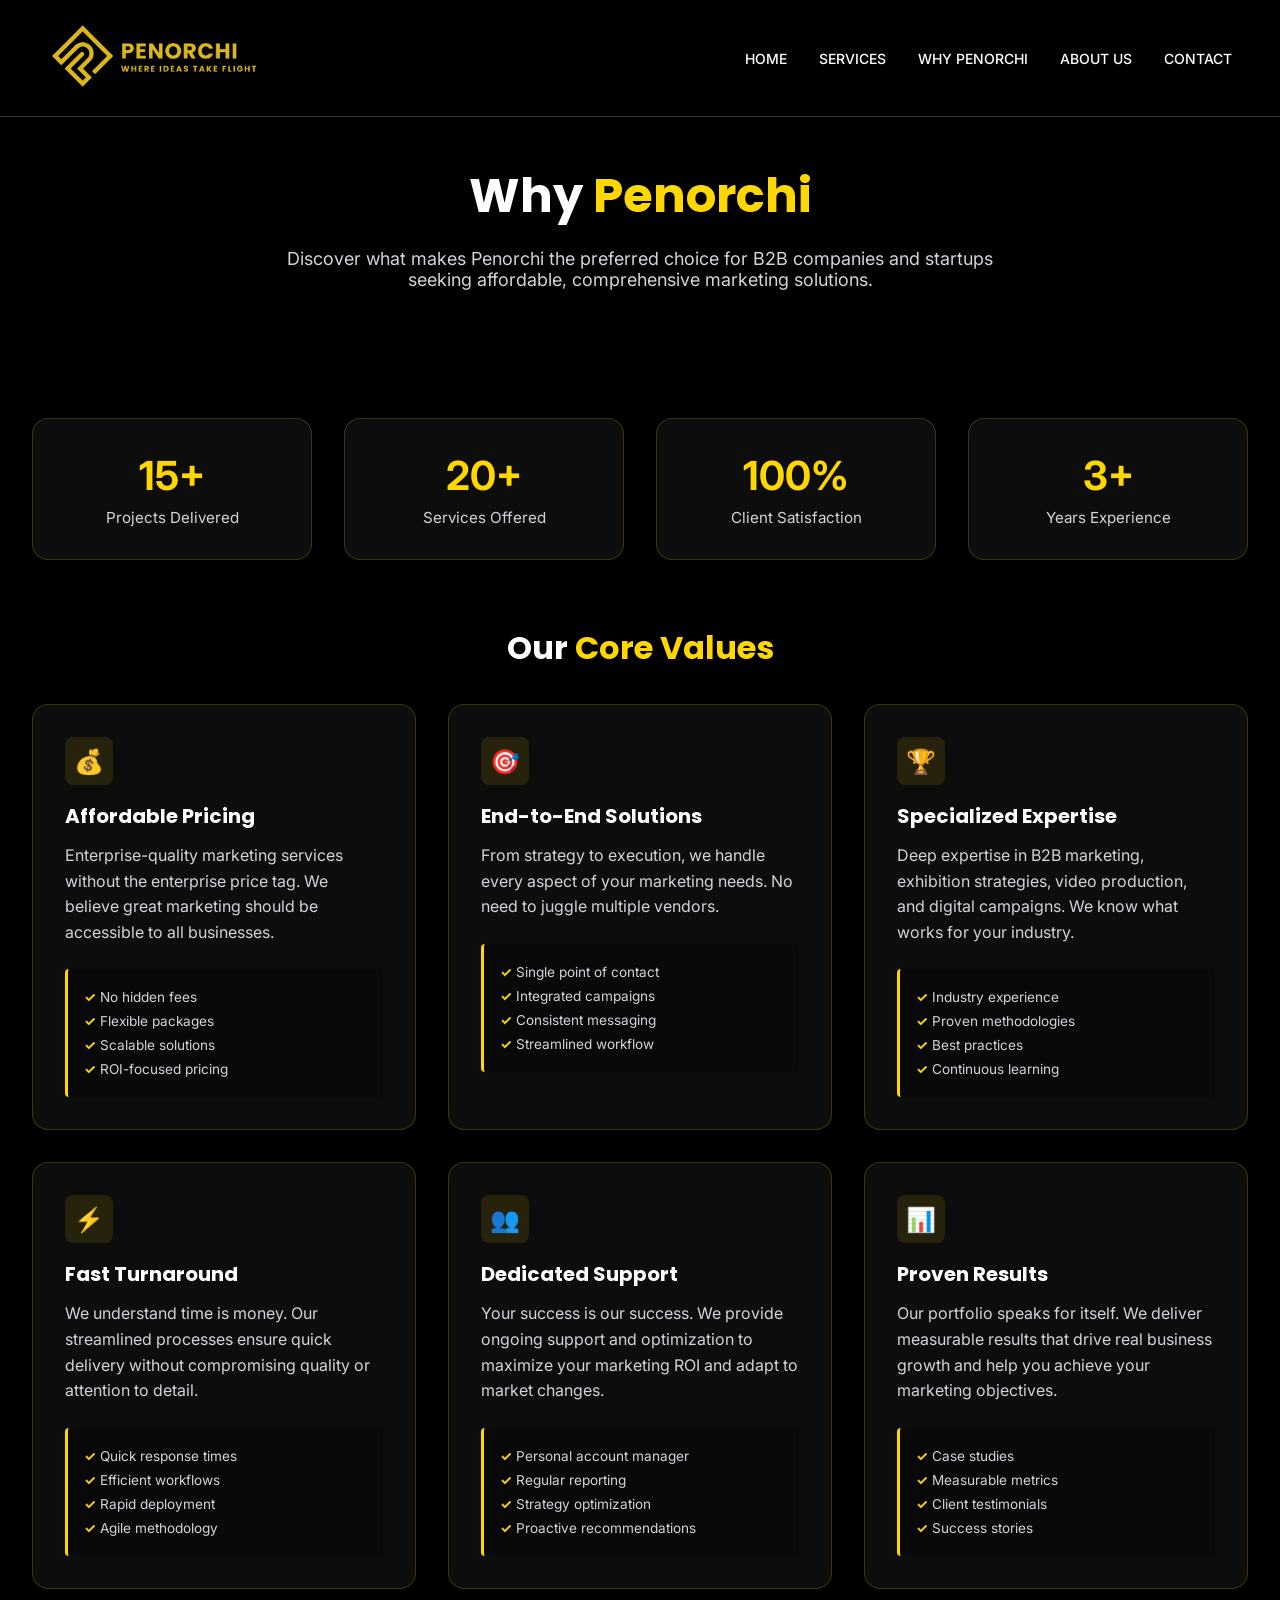
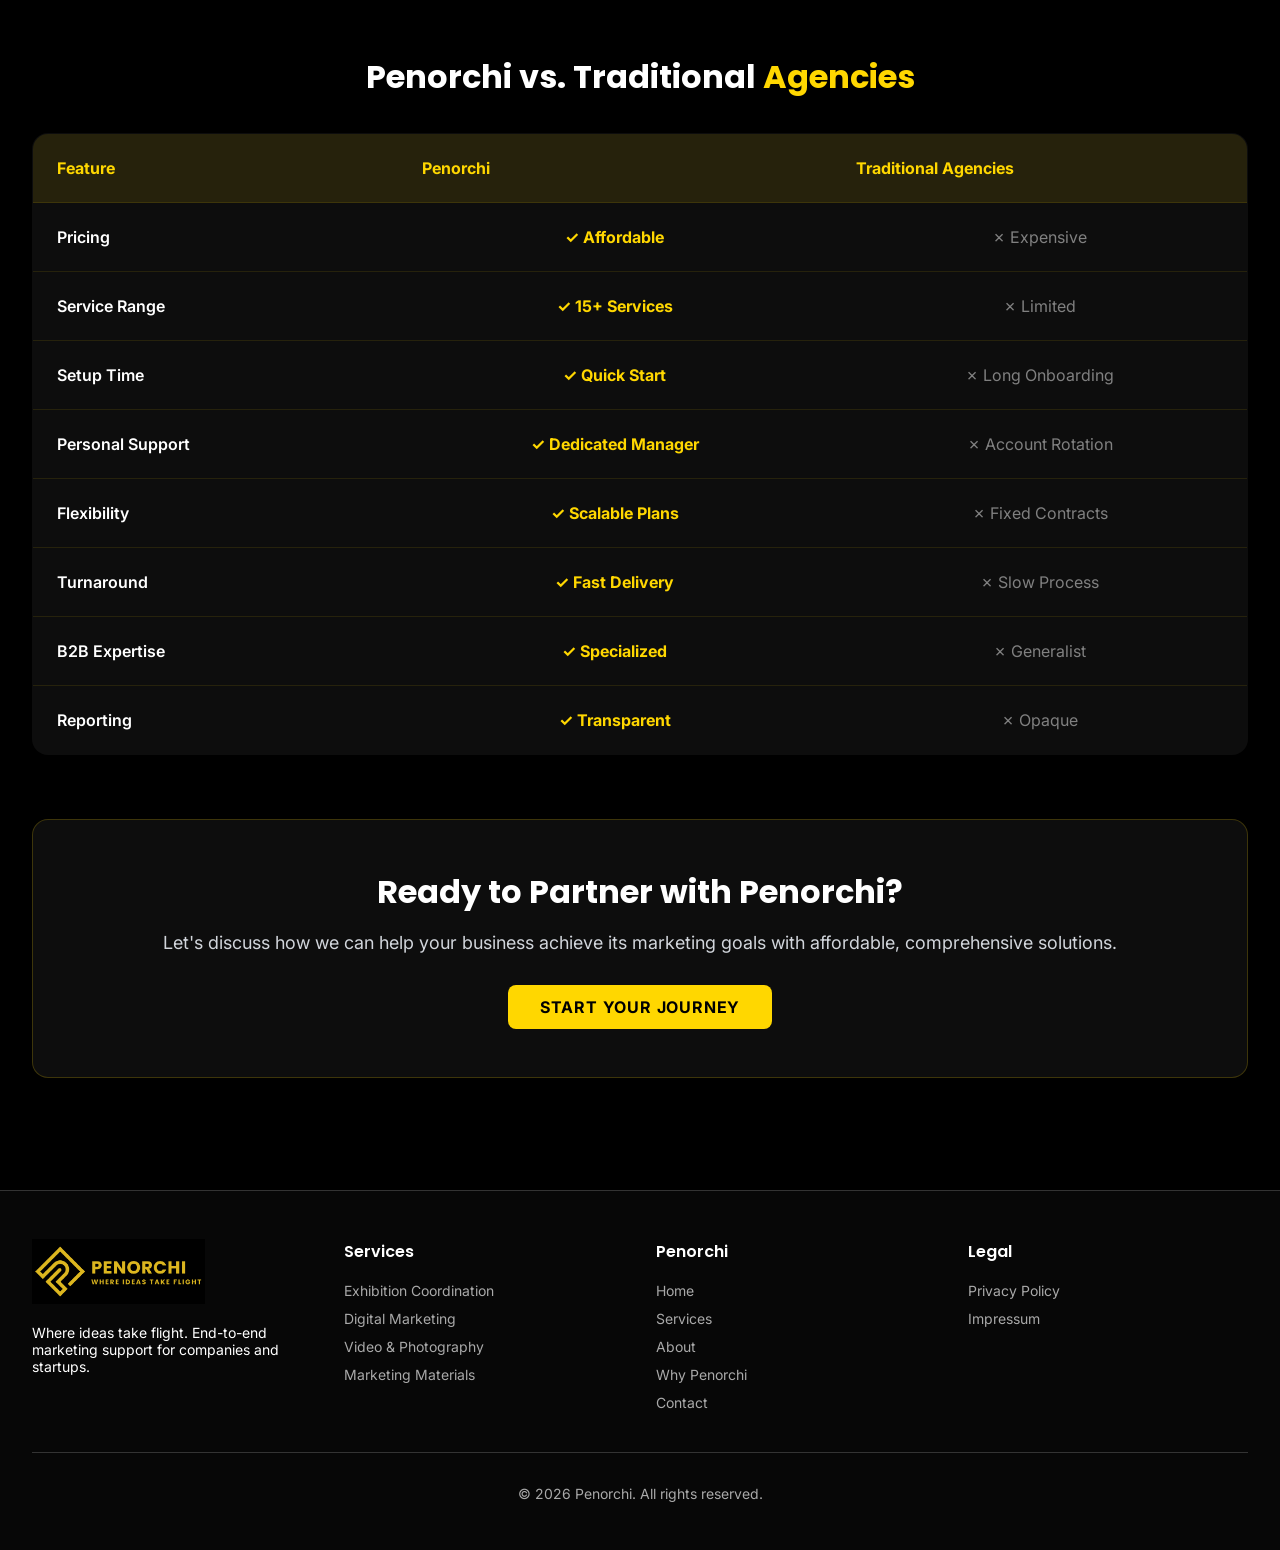
<file: why-penorchi.html>
<!DOCTYPE html>
<html lang="en">
<head>
    <meta charset="UTF-8">
    <meta name="viewport" content="width=device-width, initial-scale=1.0">
    <title>Why Penorchi - Affordable Marketing Solutions</title>
    <link rel="icon" href="image/logo/logo_only.png">
    <link rel="preconnect" href="https://fonts.googleapis.com">
    <link rel="preconnect" href="https://fonts.gstatic.com" crossorigin>
    <link href="https://fonts.googleapis.com/css2?family=Poppins:wght@600;700;800&family=Inter:wght@400;500;600;700&display=swap" rel="stylesheet">
    <style>
        * {
            margin: 0;
            padding: 0;
            box-sizing: border-box;
        }

        :root {
            --primary: #FFD700;
            --background: #000000;
            --foreground: #FFFFFF;
            --card: #1A1A1A;
            --border: #333333;
            --muted-foreground: #A9A9A9;
        }

        body {
            font-family: 'Inter', sans-serif;
            background-color: var(--background);
            color: var(--foreground);
            scroll-behavior: smooth;
        }

        h1, h2, h3 {
            font-family: 'Poppins', sans-serif;
            font-weight: 700;
        }

        .container {
            width: 100%;
            max-width: 1280px;
            margin: 0 auto;
            padding: 0 1rem;
        }

        @media (min-width: 1024px) {
            .container {
                padding: 0 2rem;
            }
        }

        nav {
            position: fixed;
            top: 0;
            left: 0;
            right: 0;
            z-index: 40;
            background-color: #000000;
            border-bottom: 1px solid var(--border);
            padding: 1rem;
        }

        .nav-content {
            display: flex;
            justify-content: space-between;
            align-items: center;
        }

        .logo {
            height: 40px;
        }

        .nav-links {
            display: flex;
            gap: 2rem;
            list-style: none;
        }

        .nav-links a {
            color: #FFFFFF;
            text-decoration: none;
            font-weight: 500;
            font-size: 0.875rem;
            text-transform: uppercase;
            transition: color 0.3s;
        }

        .nav-links a:hover {
            color: var(--primary);
        }

        main {
            padding-top: 6rem;
            padding-bottom: 4rem;
        }

        .page-header {
            text-align: center;
            margin-bottom: 4rem;
            padding: 4rem 0;
        }

        .page-header h1 {
            font-size: 3rem;
            margin-bottom: 1rem;
        }

        .page-header p {
            font-size: 1.125rem;
            color: #D1D5DB;
            max-width: 48rem;
            margin: 0 auto;
        }

        .stats-grid {
            display: grid;
            grid-template-columns: repeat(2, 1fr);
            gap: 2rem;
            margin-bottom: 4rem;
        }

        @media (min-width: 768px) {
            .stats-grid {
                grid-template-columns: repeat(4, 1fr);
            }
        }

        .stat-card {
            background-color: rgba(26, 26, 26, 0.5);
            border: 1px solid rgba(255, 215, 0, 0.2);
            border-radius: 1rem;
            padding: 2rem;
            text-align: center;
        }

        .stat-number {
            font-size: 2.5rem;
            font-weight: 700;
            color: var(--primary);
            margin-bottom: 0.5rem;
        }

        .stat-label {
            color: #D1D5DB;
            font-size: 0.95rem;
        }

        .values-section {
            margin-bottom: 4rem;
        }

        .values-section h2 {
            font-size: 2rem;
            margin-bottom: 2rem;
            text-align: center;
        }

        .values-grid {
            display: grid;
            grid-template-columns: 1fr;
            gap: 2rem;
        }

        @media (min-width: 768px) {
            .values-grid {
                grid-template-columns: repeat(2, 1fr);
            }
        }

        @media (min-width: 1024px) {
            .values-grid {
                grid-template-columns: repeat(3, 1fr);
            }
        }

        .value-card {
            background-color: rgba(26, 26, 26, 0.5);
            border: 1px solid rgba(255, 215, 0, 0.2);
            border-radius: 1rem;
            padding: 2rem;
            transition: all 0.3s ease;
        }

        .value-card:hover {
            border-color: rgba(255, 215, 0, 0.5);
            box-shadow: 0 10px 25px rgba(255, 215, 0, 0.2);
        }

        .value-icon {
            width: 3rem;
            height: 3rem;
            background-color: rgba(255, 215, 0, 0.1);
            border-radius: 0.5rem;
            display: flex;
            align-items: center;
            justify-content: center;
            font-size: 1.5rem;
            margin-bottom: 1rem;
        }

        .value-card h3 {
            font-size: 1.25rem;
            margin-bottom: 0.75rem;
        }

        .value-card p {
            color: #D1D5DB;
            margin-bottom: 1.5rem;
            line-height: 1.6;
        }

        .value-benefits {
            background-color: rgba(0, 0, 0, 0.3);
            border-left: 3px solid var(--primary);
            padding: 1rem;
            border-radius: 0.25rem;
        }

        .value-benefits ul {
            list-style: none;
        }

        .value-benefits li {
            color: #D1D5DB;
            font-size: 0.85rem;
            padding: 0.25rem 0;
            padding-left: 1rem;
            position: relative;
        }

        .value-benefits li::before {
            content: '✓';
            position: absolute;
            left: 0;
            color: var(--primary);
            font-weight: bold;
        }

        .comparison-section {
            margin-bottom: 4rem;
        }

        .comparison-section h2 {
            font-size: 2rem;
            margin-bottom: 2rem;
            text-align: center;
        }

        .comparison-table {
            width: 100%;
            border-collapse: collapse;
            background-color: rgba(26, 26, 26, 0.5);
            border: 1px solid rgba(255, 215, 0, 0.2);
            border-radius: 1rem;
            overflow: hidden;
        }

        .comparison-table th {
            background-color: rgba(255, 215, 0, 0.1);
            color: var(--primary);
            padding: 1.5rem;
            text-align: left;
            font-weight: 700;
            border-bottom: 1px solid rgba(255, 215, 0, 0.2);
        }

        .comparison-table td {
            padding: 1.5rem;
            border-bottom: 1px solid rgba(255, 215, 0, 0.1);
            color: #D1D5DB;
        }

        .comparison-table tr:last-child td {
            border-bottom: none;
        }

        .comparison-table .feature {
            font-weight: 600;
            color: var(--foreground);
        }

        .comparison-table .check {
            color: var(--primary);
            font-weight: bold;
            text-align: center;
        }

        .comparison-table .cross {
            color: #808080;
            text-align: center;
        }

        .cta-section {
            background-color: rgba(26, 26, 26, 0.5);
            border: 1px solid rgba(255, 215, 0, 0.2);
            border-radius: 1rem;
            padding: 3rem;
            text-align: center;
            margin-top: 4rem;
        }

        .cta-section h2 {
            font-size: 2rem;
            margin-bottom: 1rem;
        }

        .cta-section p {
            color: #D1D5DB;
            margin-bottom: 2rem;
            font-size: 1.125rem;
        }

        .btn {
            display: inline-block;
            padding: 0.75rem 2rem;
            background-color: var(--primary);
            color: #000000;
            text-decoration: none;
            border-radius: 0.5rem;
            font-weight: 700;
            text-transform: uppercase;
            letter-spacing: 0.05em;
            transition: all 0.3s ease;
            border: none;
            cursor: pointer;
        }

        .btn:hover {
            background-color: #FFC700;
            box-shadow: 0 0 20px rgba(255, 215, 0, 0.5);
        }

        /* Footer */
        footer {
            background-color: rgba(26, 26, 26, 0.3);
            border-top: 1px solid var(--border);
            padding: 3rem 0;
            margin-top: 3rem;
        }

        .footer-grid {
            display: grid;
            grid-template-columns: repeat(auto-fit, minmax(250px, 1fr));
            gap: 2rem;
            margin-bottom: 2rem;
        }

        .footer-section h4 {
            font-family: 'Poppins', sans-serif;
            font-weight: 600;
            color: var(--foreground);
            margin-bottom: 1rem;
        }

        .footer-section ul {
            list-style: none;
        }

        .footer-section li {
            margin-bottom: 0.5rem;
        }

        .footer-section a {
            text-decoration: none;
            color: var(--muted-foreground);
            font-size: 0.875rem;
            transition: color 0.3s;
        }

        .footer-section a:hover {
            color: var(--primary);
        }

        .footer-bottom {
            border-top: 1px solid var(--border);
            padding-top: 2rem;
            text-align: center;
            color: var(--muted-foreground);
            font-size: 0.875rem;
        }

        nav.open {
            display: flex;
            flex-direction: column;
            position: absolute;
            top: 70px;
            right: 2rem;
            background: var(--background);
            border: 1px solid var(--border);
            padding: 1rem;
            border-radius: 0.5rem;
        }

        /* mobile menu button hidden on desktop */
.mobile-menu-btn {
    display: none;
    font-size: 1.8rem;
    background: none;
    border: none;
    color: white;
    cursor: pointer;
}

/* MOBILE */
@media (max-width: 768px) {

    .mobile-menu-btn {
        display: block;
    }

    .nav-links {
        display: none;
        flex-direction: column;
        gap: 1rem;
    }

    .nav-links.open {
        display: flex;
        position: absolute;
        top: 70px;
        right: 2rem;
        background: black;
        border: 1px solid var(--border);
        padding: 1rem;
        border-radius: 0.5rem;
    }
}
    </style>
</head>
<body>
    <nav>
        <div class="container">
            <div class="nav-content">
                <a href="index.html"><img src="image/logo/logo_long.png" alt="Penorchi Logo" style="max-height: 80px;width: auto;"></a>
                
                <button class="mobile-menu-btn">☰</button>
                
                <ul class="nav-links" id="navMenu">
                    <li><a href="index.html">Home</a></li>
                    <li><a href="services.html">Services</a></li>
                    <li><a href="why-penorchi.html">Why Penorchi</a></li>
                    <li><a href="about.html">About us</a></li>
                    <li><a href="contact.html">Contact</a></li>
                </ul>
            </div>
        </div>
    </nav>

    <main>
        <div class="container">
            <div class="page-header">
                <h1>Why <span style="color: var(--primary);">Penorchi</span></h1>
                <p>Discover what makes Penorchi the preferred choice for B2B companies and startups seeking affordable, comprehensive marketing solutions.</p>
            </div>

            <div class="stats-grid">
                <div class="stat-card">
                    <div class="stat-number">15+</div>
                    <div class="stat-label">Projects Delivered</div>
                </div>
                <div class="stat-card">
                    <div class="stat-number">20+</div>
                    <div class="stat-label">Services Offered</div>
                </div>
                <div class="stat-card">
                    <div class="stat-number">100%</div>
                    <div class="stat-label">Client Satisfaction</div>
                </div>
                <div class="stat-card">
                    <div class="stat-number">3+</div>
                    <div class="stat-label">Years Experience</div>
                </div>
            </div>

            <div class="values-section">
                <h2>Our <span style="color: var(--primary);">Core Values</span></h2>
                
                <div class="values-grid">
                    <div class="value-card">
                        <div class="value-icon">💰</div>
                        <h3>Affordable Pricing</h3>
                        <p>Enterprise-quality marketing services without the enterprise price tag. We believe great marketing should be accessible to all businesses.</p>
                        <div class="value-benefits">
                            <ul>
                                <li>No hidden fees</li>
                                <li>Flexible packages</li>
                                <li>Scalable solutions</li>
                                <li>ROI-focused pricing</li>
                            </ul>
                        </div>
                    </div>

                    <div class="value-card">
                        <div class="value-icon">🎯</div>
                        <h3>End-to-End Solutions</h3>
                        <p>From strategy to execution, we handle every aspect of your marketing needs. No need to juggle multiple vendors.</p>
                        <div class="value-benefits">
                            <ul>
                                <li>Single point of contact</li>
                                <li>Integrated campaigns</li>
                                <li>Consistent messaging</li>
                                <li>Streamlined workflow</li>
                            </ul>
                        </div>
                    </div>

                    <div class="value-card">
                        <div class="value-icon">🏆</div>
                        <h3>Specialized Expertise</h3>
                        <p>Deep expertise in B2B marketing, exhibition strategies, video production, and digital campaigns. We know what works for your industry.</p>
                        <div class="value-benefits">
                            <ul>
                                <li>Industry experience</li>
                                <li>Proven methodologies</li>
                                <li>Best practices</li>
                                <li>Continuous learning</li>
                            </ul>
                        </div>
                    </div>

                    <div class="value-card">
                        <div class="value-icon">⚡</div>
                        <h3>Fast Turnaround</h3>
                        <p>We understand time is money. Our streamlined processes ensure quick delivery without compromising quality or attention to detail.</p>
                        <div class="value-benefits">
                            <ul>
                                <li>Quick response times</li>
                                <li>Efficient workflows</li>
                                <li>Rapid deployment</li>
                                <li>Agile methodology</li>
                            </ul>
                        </div>
                    </div>

                    <div class="value-card">
                        <div class="value-icon">👥</div>
                        <h3>Dedicated Support</h3>
                        <p>Your success is our success. We provide ongoing support and optimization to maximize your marketing ROI and adapt to market changes.</p>
                        <div class="value-benefits">
                            <ul>
                                <li>Personal account manager</li>
                                <li>Regular reporting</li>
                                <li>Strategy optimization</li>
                                <li>Proactive recommendations</li>
                            </ul>
                        </div>
                    </div>

                    <div class="value-card">
                        <div class="value-icon">📊</div>
                        <h3>Proven Results</h3>
                        <p>Our portfolio speaks for itself. We deliver measurable results that drive real business growth and help you achieve your marketing objectives.</p>
                        <div class="value-benefits">
                            <ul>
                                <li>Case studies</li>
                                <li>Measurable metrics</li>
                                <li>Client testimonials</li>
                                <li>Success stories</li>
                            </ul>
                        </div>
                    </div>
                </div>
            </div>

            <div class="comparison-section">
                <h2>Penorchi vs. Traditional <span style="color: var(--primary);">Agencies</span></h2>
                <table class="comparison-table">
                    <thead>
                        <tr>
                            <th>Feature</th>
                            <th>Penorchi</th>
                            <th>Traditional Agencies</th>
                        </tr>
                    </thead>
                    <tbody>
                        <tr>
                            <td class="feature">Pricing</td>
                            <td class="check">✓ Affordable</td>
                            <td class="cross">✗ Expensive</td>
                        </tr>
                        <tr>
                            <td class="feature">Service Range</td>
                            <td class="check">✓ 15+ Services</td>
                            <td class="cross">✗ Limited</td>
                        </tr>
                        <tr>
                            <td class="feature">Setup Time</td>
                            <td class="check">✓ Quick Start</td>
                            <td class="cross">✗ Long Onboarding</td>
                        </tr>
                        <tr>
                            <td class="feature">Personal Support</td>
                            <td class="check">✓ Dedicated Manager</td>
                            <td class="cross">✗ Account Rotation</td>
                        </tr>
                        <tr>
                            <td class="feature">Flexibility</td>
                            <td class="check">✓ Scalable Plans</td>
                            <td class="cross">✗ Fixed Contracts</td>
                        </tr>
                        <tr>
                            <td class="feature">Turnaround</td>
                            <td class="check">✓ Fast Delivery</td>
                            <td class="cross">✗ Slow Process</td>
                        </tr>
                        <tr>
                            <td class="feature">B2B Expertise</td>
                            <td class="check">✓ Specialized</td>
                            <td class="cross">✗ Generalist</td>
                        </tr>
                        <tr>
                            <td class="feature">Reporting</td>
                            <td class="check">✓ Transparent</td>
                            <td class="cross">✗ Opaque</td>
                        </tr>
                    </tbody>
                </table>
            </div>

            <div class="cta-section">
                <h2>Ready to Partner with Penorchi?</h2>
                <p>Let's discuss how we can help your business achieve its marketing goals with affordable, comprehensive solutions.</p>
                <a href="contact.html" class="btn">Start Your Journey</a>
            </div>
        </div>
    </main>

    <!-- Footer -->
    <footer>
        <div class="container">
            <div class="footer-grid">
                <div class="footer-section">
                    <img src="image/logo/logo_long.png" alt="Penorchi" style="height: 65px; width: auto; margin-bottom: 1rem;">
                    <p style="font-size: 0.875rem;">Where ideas take flight. End-to-end marketing support for companies and startups.</p>
                </div>
                <div class="footer-section">
                    <h4>Services</h4>
                    <ul>
                        <li><a href="services.html">Exhibition Coordination</a></li>
                        <li><a href="services.html">Digital Marketing</a></li>
                        <li><a href="services.html">Video & Photography</a></li>
                        <li><a href="services.html">Marketing Materials</a></li>
                    </ul>
                </div>
                <div class="footer-section">
                    <h4>Penorchi</h4>
                    <ul>
                        <li><a href="index.html">Home</a></li>
                        <li><a href="services.html">Services</a></li>
                        <li><a href="about.html">About</a></li>
                        <li><a href="why-penorchi.html">Why Penorchi</a></li>
                        <li><a href="contact.html">Contact</a></li>
                    </ul>
                </div>
                <div class="footer-section">
                    <h4>Legal</h4>
                    <ul>
                        <li><a href="privacy-policy.html">Privacy Policy</a></li>
                        <li><a href="impressum.html">Impressum</a></li>
                    </ul>
                </div>
            </div>
            <div class="footer-bottom">
                <p>&copy; 2026 Penorchi. All rights reserved.</p>
            </div>
        </div>
    </footer>

    <script>
    const btn = document.querySelector('.mobile-menu-btn');
    const nav = document.getElementById('navMenu');

    btn.addEventListener('click', () => {
        nav.classList.toggle('open');
    });
</script>
</body>
</html>
</file>
